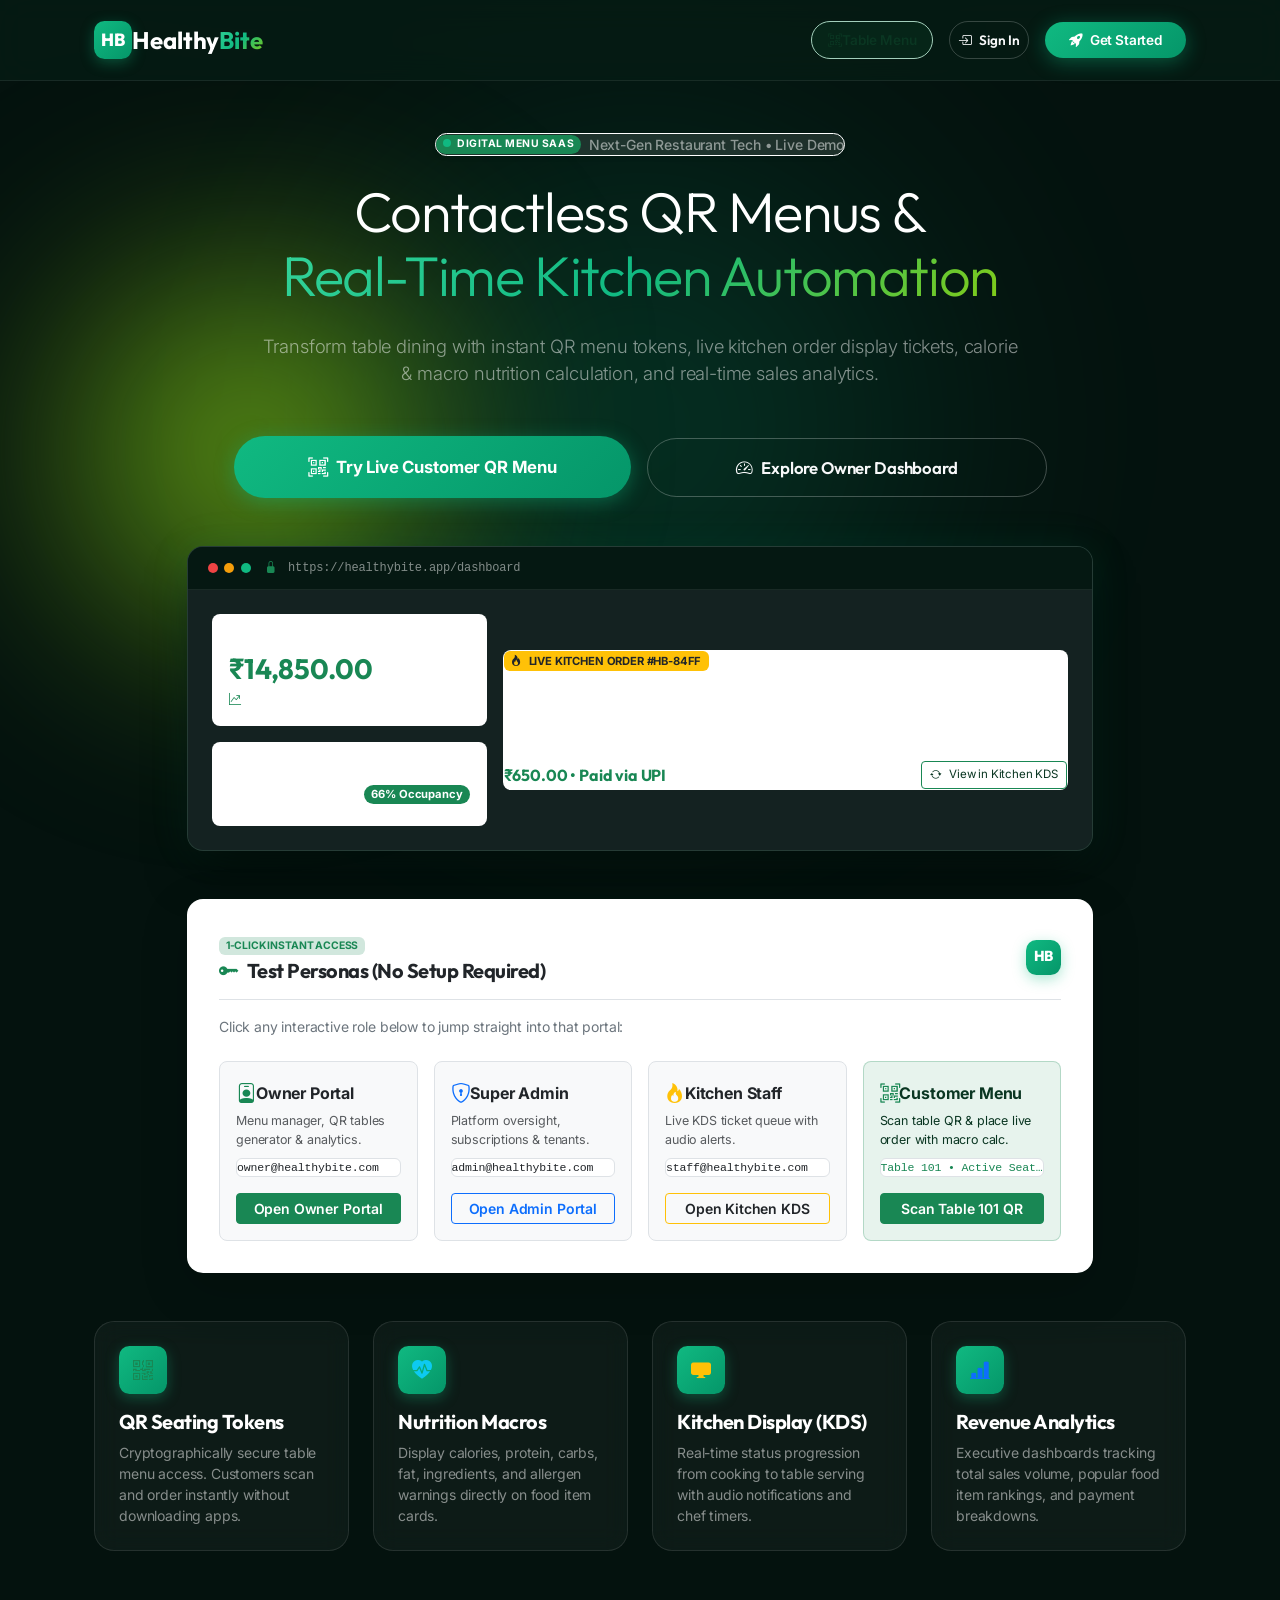
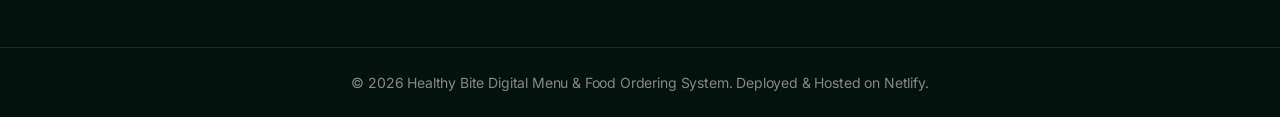
<file: index.html>
<!doctype html>
<html lang="en">
<head>
    <meta charset="utf-8">
    <meta name="viewport" content="width=device-width, initial-scale=1">
    <title>Healthy Bite — Contactless QR Menus & Real-Time Kitchen Automation</title>
    <meta name="description" content="Next-gen digital restaurant QR menus, calorie and macro nutrition calculation, real-time kitchen order display tickets, and live sales analytics.">
    
    <!-- Google Fonts -->
    <link rel="preconnect" href="https://fonts.googleapis.com">
    <link rel="preconnect" href="https://fonts.gstatic.com" crossorigin>
    <link href="https://fonts.googleapis.com/css2?family=Inter:wght@300;400;500;600;700;800&family=Outfit:wght@400;500;600;700;800;900&display=swap" rel="stylesheet">
    
    <!-- Bootstrap & Icons -->
    <link href="https://cdn.jsdelivr.net/npm/bootstrap@5.3.3/dist/css/bootstrap.min.css" rel="stylesheet">
    <link href="https://cdn.jsdelivr.net/npm/bootstrap-icons@1.11.3/font/bootstrap-icons.min.css" rel="stylesheet">
    <link href="assets/css/app.css" rel="stylesheet">

    <style>
        :root {
            --hb-primary: #10b981;
            --hb-primary-hover: #059669;
            --hb-dark: #04120e;
            --hb-font-sans: 'Inter', system-ui, sans-serif;
            --hb-font-display: 'Outfit', var(--hb-font-sans);
        }
        body {
            background: #04120e !important;
            color: #f8fafc;
            font-family: var(--hb-font-sans);
            overflow-x: hidden;
        }
        .font-display {
            font-family: var(--hb-font-display);
        }
        .brand-mark {
            display: inline-flex;
            align-items: center;
            justify-content: center;
            width: 2.4rem;
            height: 2.4rem;
            border-radius: 0.65rem;
            background: linear-gradient(135deg, #10b981, #059669);
            color: #fff;
            font-weight: 800;
            font-family: var(--hb-font-display);
            box-shadow: 0 4px 14px rgba(16, 185, 129, 0.35);
        }
        .gradient-text-emerald {
            background: linear-gradient(135deg, #34d399 0%, #10b981 50%, #84cc16 100%);
            -webkit-background-clip: text;
            -webkit-text-fill-color: transparent;
        }
        .glass-navbar {
            background: rgba(4, 18, 14, 0.85);
            backdrop-filter: blur(16px);
            border-bottom: 1px solid rgba(255, 255, 255, 0.08);
        }
        .glowing-btn-emerald {
            background: linear-gradient(135deg, #10b981, #059669);
            color: #ffffff !important;
            border: none;
            box-shadow: 0 4px 16px rgba(16, 185, 129, 0.35);
            transition: all 0.25s ease;
        }
        .glowing-btn-emerald:hover {
            transform: translateY(-2px);
            box-shadow: 0 8px 24px rgba(16, 185, 129, 0.5);
        }
        .mockup-window {
            background: #08211a;
            border: 1px solid rgba(255, 255, 255, 0.12);
            border-radius: 1rem;
            box-shadow: 0 25px 50px -12px rgba(0, 0, 0, 0.6), 0 0 40px rgba(16, 185, 129, 0.1);
            overflow: hidden;
        }
        .mockup-header {
            background: #051812;
            padding: 0.75rem 1.25rem;
            display: flex;
            align-items: center;
            gap: 0.4rem;
            border-bottom: 1px solid rgba(255, 255, 255, 0.08);
        }
        .mockup-dot {
            width: 10px;
            height: 10px;
            border-radius: 50%;
        }
        .mockup-dot-red { background: #ef4444; }
        .mockup-dot-yellow { background: #f59e0b; }
        .mockup-dot-green { background: #10b981; }
        
        .glass-card-dark {
            background: rgba(8, 33, 26, 0.7);
            backdrop-filter: blur(12px);
            border: 1px solid rgba(255, 255, 255, 0.08);
            border-radius: 1rem;
            transition: transform 0.25s ease, border-color 0.25s ease;
        }
        .glass-card-dark:hover {
            transform: translateY(-4px);
            border-color: rgba(16, 185, 129, 0.4);
        }
        .badge-pulse {
            display: inline-block;
            width: 8px;
            height: 8px;
            border-radius: 50%;
            background: #10b981;
            box-shadow: 0 0 0 0 rgba(16, 185, 129, 0.7);
            animation: pulse-ring 1.8s infinite cubic-bezier(0.66, 0, 0, 1);
        }
        @keyframes pulse-ring {
            0% { transform: scale(0.95); box-shadow: 0 0 0 0 rgba(16, 185, 129, 0.7); }
            70% { transform: scale(1); box-shadow: 0 0 0 8px rgba(16, 185, 129, 0); }
            100% { transform: scale(0.95); box-shadow: 0 0 0 0 rgba(16, 185, 129, 0); }
        }
    </style>
</head>
<body>

    <!-- Ambient Glowing Light Orbs -->
    <div class="position-absolute top-0 start-50 translate-middle-x rounded-circle opacity-25 pointer-events-none" style="width: 850px; height: 850px; background: radial-gradient(circle, #10b981 0%, transparent 65%); filter: blur(120px); z-index: 0;"></div>
    <div class="position-absolute top-50 start-0 translate-middle-y rounded-circle opacity-15 pointer-events-none" style="width: 500px; height: 500px; background: radial-gradient(circle, #84cc16 0%, transparent 70%); filter: blur(100px); z-index: 0;"></div>

    <!-- Navigation Header -->
    <header class="navbar navbar-expand-md navbar-dark py-3 glass-navbar sticky-top position-relative z-3">
        <div class="container px-3 px-sm-4">
            <a class="navbar-brand d-flex align-items-center gap-2.5 fw-bold text-white text-decoration-none font-display fs-4 me-auto" href="index.html">
                <span class="brand-mark">HB</span>
                <span>Healthy<span class="gradient-text-emerald">Bite</span></span>
            </a>

            <div class="d-flex align-items-center gap-2 gap-sm-3 ms-auto">
                <a href="menu.html" class="btn btn-outline-success text-success-emphasis border-success-subtle bg-success bg-opacity-10 btn-sm px-3 py-2 fw-semibold rounded-pill d-none d-sm-inline-flex align-items-center gap-1.5" style="font-size: 0.85rem;">
                    <i class="bi bi-qr-code-scan"></i> Table Menu
                </a>
                <a href="login.html" class="btn btn-outline-light btn-sm px-3.5 py-2 fw-semibold rounded-pill" style="font-size: 0.85rem; border-color: rgba(255,255,255,0.2);">
                    <i class="bi bi-box-arrow-in-right me-1"></i> Sign In
                </a>
                <a href="register.html" class="btn glowing-btn-emerald btn-sm px-4 py-2 fw-semibold rounded-pill shadow-sm" style="font-size: 0.85rem;">
                    <i class="bi bi-rocket-takeoff-fill me-1"></i> Get Started
                </a>
            </div>
        </div>
    </header>

    <!-- Main Hero Section -->
    <main class="container py-4 py-lg-5 position-relative z-2 px-3 px-sm-4">
        
        <!-- Hero Header -->
        <div class="row justify-content-center text-center mb-5">
            <div class="col-lg-10 col-xl-9">
                <div class="d-inline-flex align-items-center gap-2 px-3.5 py-1.5 rounded-pill bg-white bg-opacity-10 border border-white border-opacity-15 mb-4 shadow-sm">
                    <span class="badge bg-success rounded-pill px-2.5 py-1 text-uppercase" style="font-size: 0.65rem; letter-spacing: 0.05em;"><span class="badge-pulse me-1"></span> Digital Menu SaaS</span>
                    <span class="text-white-50 small fw-medium">Next-Gen Restaurant Tech &bull; Live Demo</span>
                </div>
                
                <h1 class="display-4 fw-extrabold text-white font-display mb-4" style="line-height: 1.15;">
                    Contactless QR Menus &amp; <br class="d-none d-md-inline"><span class="gradient-text-emerald">Real-Time Kitchen Automation</span>
                </h1>
                
                <p class="lead text-white-50 mb-4 mb-lg-5 mx-auto" style="max-width: 760px; font-size: 1.15rem;">
                    Transform table dining with instant QR menu tokens, live kitchen order display tickets, calorie &amp; macro nutrition calculation, and real-time sales analytics.
                </p>

                <div class="d-flex flex-column flex-sm-row align-items-center justify-content-center gap-3">
                    <a href="menu.html?table=101" class="btn glowing-btn-emerald btn-lg px-4.5 py-3 fw-bold rounded-pill shadow-lg d-inline-flex align-items-center justify-content-center gap-2 w-100 w-sm-auto" style="font-size: 1.05rem;">
                        <i class="bi bi-qr-code-scan fs-5"></i> Try Live Customer QR Menu
                    </a>
                    <a href="dashboard.html" class="btn btn-outline-light btn-lg px-4.5 py-3 fw-semibold rounded-pill d-inline-flex align-items-center justify-content-center gap-2 w-100 w-sm-auto" style="font-size: 1.05rem; border-color: rgba(255,255,255,0.25);">
                        <i class="bi bi-speedometer2"></i> Explore Owner Dashboard
                    </a>
                </div>
            </div>
        </div>

        <!-- Interactive Live Browser Mockup Preview -->
        <div class="row justify-content-center mb-5">
            <div class="col-lg-11 col-xl-10">
                <div class="mockup-window">
                    <div class="mockup-header">
                        <div class="mockup-dot mockup-dot-red"></div>
                        <div class="mockup-dot mockup-dot-yellow"></div>
                        <div class="mockup-dot mockup-dot-green"></div>
                        <div class="ms-2 text-white-50 small font-monospace d-none d-sm-inline" style="font-size: 0.75rem;"><i class="bi bi-lock-fill me-1 text-success"></i> https://healthybite.app/dashboard</div>
                    </div>
                    <div class="p-3 p-md-4 text-start bg-dark bg-opacity-50">
                        <div class="row g-3 align-items-center">
                            <!-- Left: Live Stats -->
                            <div class="col-md-4">
                                <div class="p-3 rounded-3 bg-white bg-opacity-5 border border-white border-opacity-10 mb-3">
                                    <div class="text-uppercase text-white-50 small fw-bold mb-1" style="font-size: 0.7rem;">Today's Live Revenue</div>
                                    <div class="h3 fw-bold text-success mb-0 font-display">&#8377;14,850.00</div>
                                    <small class="text-white-50" style="font-size: 0.75rem;"><i class="bi bi-graph-up-arrow me-1 text-success"></i>+24.2% from yesterday</small>
                                </div>
                                <div class="p-3 rounded-3 bg-white bg-opacity-5 border border-white border-opacity-10">
                                    <div class="text-uppercase text-white-50 small fw-bold mb-1" style="font-size: 0.7rem;">Active Seating Tables</div>
                                    <div class="d-flex align-items-center justify-content-between">
                                        <div class="h4 fw-bold text-white mb-0 font-display">8 / 12 Active</div>
                                        <span class="badge bg-success rounded-pill px-2.5 py-1" style="font-size: 0.7rem;">66% Occupancy</span>
                                    </div>
                                </div>
                            </div>
                            
                            <!-- Right: Live Kitchen Order Ticket Preview -->
                            <div class="col-md-8">
                                <div class="p-3.5 rounded-3 bg-white bg-opacity-5 border border-white border-opacity-10">
                                    <div class="d-flex justify-content-between align-items-center mb-2">
                                        <span class="badge bg-warning text-dark fw-bold text-uppercase px-2.5 py-1" style="font-size: 0.7rem;"><i class="bi bi-fire me-1"></i> Live Kitchen Order #HB-84FF</span>
                                        <span class="text-white-50 small" style="font-size: 0.75rem;"><i class="bi bi-clock me-1"></i> Just now</span>
                                    </div>
                                    <h2 class="h6 text-white fw-bold mb-1">Table 101 &bull; Customer: Alice Smith</h2>
                                    <p class="text-white-50 small mb-2">• 1x Avocado Kale Salad (Extra Avocado) <br>• 1x Berry Protein Blast Smoothie</p>
                                    <div class="d-flex align-items-center justify-content-between border-top border-white border-opacity-10 pt-2">
                                        <span class="text-success fw-bold font-display fs-6">&#8377;650.00 &bull; Paid via UPI</span>
                                        <a href="dashboard.html?tab=orders" class="btn btn-sm btn-outline-success text-success-emphasis border-success py-0.5 px-2" style="font-size: 0.72rem;">
                                            <i class="bi bi-arrow-repeat me-1"></i> View in Kitchen KDS
                                        </a>
                                    </div>
                                </div>
                            </div>
                        </div>
                    </div>
                </div>
            </div>
        </div>

        <!-- Demo Accounts Quick Access Cards -->
        <div class="row justify-content-center mb-5">
            <div class="col-lg-11 col-xl-10">
                <div class="card bg-white text-dark rounded-4 shadow-lg border-0 p-2">
                    <div class="card-body p-3 p-md-4">
                        <div class="d-flex align-items-center justify-content-between mb-3 border-bottom pb-3">
                            <div>
                                <span class="badge bg-success-subtle text-success fw-bold text-uppercase px-2.5 py-1" style="font-size: 0.65rem;">1-Click Instant Access</span>
                                <h2 class="h5 mb-0 fw-bold font-display text-dark mt-1"><i class="bi bi-key-fill text-success me-2"></i>Test Personas (No Setup Required)</h2>
                            </div>
                            <span class="brand-mark bg-success text-white" style="width: 2.2rem; height: 2.2rem; font-size: 0.9rem;">HB</span>
                        </div>

                        <p class="text-secondary small mb-4">Click any interactive role below to jump straight into that portal:</p>

                        <!-- Demo Personas Grid -->
                        <div class="row g-3">
                            <!-- 1. Restaurant Owner -->
                            <div class="col-md-6 col-xl-3">
                                <div class="p-3 rounded-3 border bg-light h-100 d-flex flex-column justify-content-between hover-shadow">
                                    <div>
                                        <div class="fw-bold text-dark d-flex align-items-center gap-1.5 mb-1">
                                            <i class="bi bi-person-badge text-success fs-5"></i> Owner Portal
                                        </div>
                                        <p class="text-muted small mb-2" style="font-size: 0.78rem;">Menu manager, QR tables generator &amp; analytics.</p>
                                        <div class="font-monospace text-dark small bg-white p-1.5 rounded border text-truncate" style="font-size: 0.72rem;">owner@healthybite.com</div>
                                    </div>
                                    <a href="dashboard.html" class="btn btn-sm btn-success w-100 fw-semibold mt-3">Open Owner Portal</a>
                                </div>
                            </div>

                            <!-- 2. Super Admin -->
                            <div class="col-md-6 col-xl-3">
                                <div class="p-3 rounded-3 border bg-light h-100 d-flex flex-column justify-content-between hover-shadow">
                                    <div>
                                        <div class="fw-bold text-dark d-flex align-items-center gap-1.5 mb-1">
                                            <i class="bi bi-shield-lock text-primary fs-5"></i> Super Admin
                                        </div>
                                        <p class="text-muted small mb-2" style="font-size: 0.78rem;">Platform oversight, subscriptions &amp; tenants.</p>
                                        <div class="font-monospace text-dark small bg-white p-1.5 rounded border text-truncate" style="font-size: 0.72rem;">admin@healthybite.com</div>
                                    </div>
                                    <a href="admin.html" class="btn btn-sm btn-outline-primary w-100 fw-semibold mt-3">Open Admin Portal</a>
                                </div>
                            </div>

                            <!-- 3. Kitchen Staff Cook -->
                            <div class="col-md-6 col-xl-3">
                                <div class="p-3 rounded-3 border bg-light h-100 d-flex flex-column justify-content-between hover-shadow">
                                    <div>
                                        <div class="fw-bold text-dark d-flex align-items-center gap-1.5 mb-1">
                                            <i class="bi bi-fire text-warning fs-5"></i> Kitchen Staff
                                        </div>
                                        <p class="text-muted small mb-2" style="font-size: 0.78rem;">Live KDS ticket queue with audio alerts.</p>
                                        <div class="font-monospace text-dark small bg-white p-1.5 rounded border text-truncate" style="font-size: 0.72rem;">staff@healthybite.com</div>
                                    </div>
                                    <a href="dashboard.html?tab=orders" class="btn btn-sm btn-outline-warning text-dark w-100 fw-semibold mt-3">Open Kitchen KDS</a>
                                </div>
                            </div>

                            <!-- 4. Customer QR Menu -->
                            <div class="col-md-6 col-xl-3">
                                <div class="p-3 rounded-3 border bg-success bg-opacity-10 border-success border-opacity-25 h-100 d-flex flex-column justify-content-between">
                                    <div>
                                        <div class="fw-bold text-success-emphasis d-flex align-items-center gap-1.5 mb-1">
                                            <i class="bi bi-qr-code-scan text-success fs-5"></i> Customer Menu
                                        </div>
                                        <p class="text-success-emphasis small mb-2" style="font-size: 0.78rem;">Scan table QR &amp; place live order with macro calc.</p>
                                        <div class="font-monospace text-success small bg-white p-1.5 rounded border text-truncate" style="font-size: 0.72rem;">Table 101 &bull; Active Seating</div>
                                    </div>
                                    <a href="menu.html?table=101" class="btn btn-sm btn-success w-100 fw-semibold mt-3">Scan Table 101 QR</a>
                                </div>
                            </div>
                        </div>

                    </div>
                </div>
            </div>
        </div>

        <!-- 4-Column Feature Highlights Grid -->
        <div class="row g-4 mb-5">
            <div class="col-md-6 col-lg-3">
                <div class="glass-card-dark p-4 h-100 text-start">
                    <div class="brand-mark bg-success bg-opacity-25 text-success mb-3" style="width: 3rem; height: 3rem; font-size: 1.25rem;">
                        <i class="bi bi-qr-code"></i>
                    </div>
                    <h2 class="h5 text-white fw-bold mb-2">QR Seating Tokens</h2>
                    <p class="text-white-50 small mb-0">Cryptographically secure table menu access. Customers scan and order instantly without downloading apps.</p>
                </div>
            </div>

            <div class="col-md-6 col-lg-3">
                <div class="glass-card-dark p-4 h-100 text-start">
                    <div class="brand-mark bg-info bg-opacity-25 text-info mb-3" style="width: 3rem; height: 3rem; font-size: 1.25rem;">
                        <i class="bi bi-heart-pulse-fill"></i>
                    </div>
                    <h2 class="h5 text-white fw-bold mb-2">Nutrition Macros</h2>
                    <p class="text-white-50 small mb-0">Display calories, protein, carbs, fat, ingredients, and allergen warnings directly on food item cards.</p>
                </div>
            </div>

            <div class="col-md-6 col-lg-3">
                <div class="glass-card-dark p-4 h-100 text-start">
                    <div class="brand-mark bg-warning bg-opacity-25 text-warning mb-3" style="width: 3rem; height: 3rem; font-size: 1.25rem;">
                        <i class="bi bi-display-fill"></i>
                    </div>
                    <h2 class="h5 text-white fw-bold mb-2">Kitchen Display (KDS)</h2>
                    <p class="text-white-50 small mb-0">Real-time status progression from cooking to table serving with audio notifications and chef timers.</p>
                </div>
            </div>

            <div class="col-md-6 col-lg-3">
                <div class="glass-card-dark p-4 h-100 text-start">
                    <div class="brand-mark bg-primary bg-opacity-25 text-primary mb-3" style="width: 3rem; height: 3rem; font-size: 1.25rem;">
                        <i class="bi bi-bar-chart-line-fill"></i>
                    </div>
                    <h2 class="h5 text-white fw-bold mb-2">Revenue Analytics</h2>
                    <p class="text-white-50 small mb-0">Executive dashboards tracking total sales volume, popular food item rankings, and payment breakdowns.</p>
                </div>
            </div>
        </div>

    </main>

    <!-- Footer -->
    <footer class="py-4 border-top border-white border-opacity-10 text-center text-white-50 small position-relative z-2">
        <div class="container px-3">
            <p class="mb-0">&copy; 2026 Healthy Bite Digital Menu &amp; Food Ordering System. Deployed &amp; Hosted on Netlify.</p>
        </div>
    </footer>

    <script src="https://cdn.jsdelivr.net/npm/bootstrap@5.3.3/dist/js/bootstrap.bundle.min.js"></script>
</body>
</html>
</file>
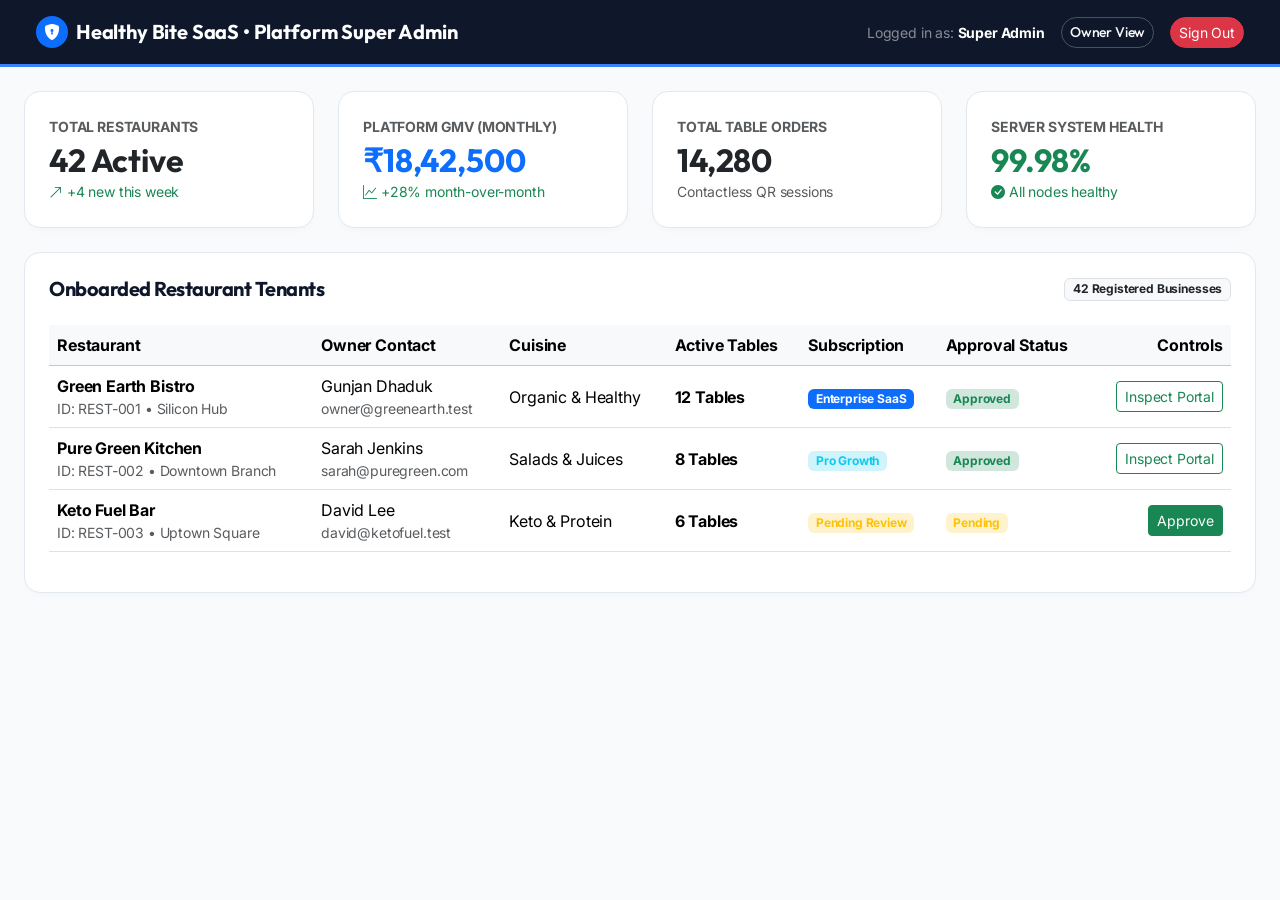
<file: admin.html>
<!doctype html>
<html lang="en">
<head>
    <meta charset="utf-8">
    <meta name="viewport" content="width=device-width, initial-scale=1">
    <title>Super Admin Portal — Healthy Bite SaaS</title>
    
    <!-- Google Fonts -->
    <link rel="preconnect" href="https://fonts.googleapis.com">
    <link rel="preconnect" href="https://fonts.gstatic.com" crossorigin>
    <link href="https://fonts.googleapis.com/css2?family=Inter:wght@300;400;500;600;700;800&family=Outfit:wght@400;500;600;700;800;900&display=swap" rel="stylesheet">
    
    <!-- Bootstrap & Icons -->
    <link href="https://cdn.jsdelivr.net/npm/bootstrap@5.3.3/dist/css/bootstrap.min.css" rel="stylesheet">
    <link href="https://cdn.jsdelivr.net/npm/bootstrap-icons@1.11.3/font/bootstrap-icons.min.css" rel="stylesheet">
    <link href="assets/css/app.css" rel="stylesheet">

    <style>
        body {
            background: #f8fafc;
            font-family: 'Inter', system-ui, sans-serif;
        }
        .font-display {
            font-family: 'Outfit', sans-serif;
        }
        .admin-header {
            background: #0f172a;
            color: #ffffff;
            border-bottom: 3px solid #3b82f6;
        }
        .dashboard-card {
            background: #ffffff;
            border-radius: 1rem;
            border: 1px solid #e2e8f0;
            box-shadow: 0 4px 6px -1px rgba(0, 0, 0, 0.02);
        }
    </style>
</head>
<body>

    <header class="admin-header py-3 px-4">
        <div class="container-fluid d-flex justify-content-between align-items-center">
            <div class="d-flex align-items-center gap-2">
                <span class="badge bg-primary rounded-pill p-2"><i class="bi bi-shield-lock-fill fs-6"></i></span>
                <span class="fs-5 fw-bold font-display text-white">Healthy Bite SaaS &bull; Platform Super Admin</span>
            </div>
            <div class="d-flex align-items-center gap-3">
                <span class="text-white-50 small">Logged in as: <strong class="text-white">Super Admin</strong></span>
                <a href="dashboard.html" class="btn btn-sm btn-outline-light rounded-pill">Owner View</a>
                <a href="index.html" class="btn btn-sm btn-danger rounded-pill">Sign Out</a>
            </div>
        </div>
    </header>

    <main class="container-fluid p-4">
        
        <!-- Platform Metrics -->
        <div class="row g-4 mb-4">
            <div class="col-md-3">
                <div class="dashboard-card p-4">
                    <div class="text-muted text-uppercase small fw-bold mb-1">Total Restaurants</div>
                    <div class="h2 fw-bold text-dark font-display mb-0">42 Active</div>
                    <small class="text-success"><i class="bi bi-arrow-up-right me-1"></i>+4 new this week</small>
                </div>
            </div>
            <div class="col-md-3">
                <div class="dashboard-card p-4">
                    <div class="text-muted text-uppercase small fw-bold mb-1">Platform GMV (Monthly)</div>
                    <div class="h2 fw-bold text-primary font-display mb-0">&#8377;18,42,500</div>
                    <small class="text-success"><i class="bi bi-graph-up me-1"></i>+28% month-over-month</small>
                </div>
            </div>
            <div class="col-md-3">
                <div class="dashboard-card p-4">
                    <div class="text-muted text-uppercase small fw-bold mb-1">Total Table Orders</div>
                    <div class="h2 fw-bold text-dark font-display mb-0">14,280</div>
                    <small class="text-muted">Contactless QR sessions</small>
                </div>
            </div>
            <div class="col-md-3">
                <div class="dashboard-card p-4">
                    <div class="text-muted text-uppercase small fw-bold mb-1">Server System Health</div>
                    <div class="h2 fw-bold text-success font-display mb-0">99.98%</div>
                    <small class="text-success"><i class="bi bi-check-circle-fill me-1"></i>All nodes healthy</small>
                </div>
            </div>
        </div>

        <!-- Tenant Directory -->
        <div class="dashboard-card p-4">
            <div class="d-flex justify-content-between align-items-center mb-4">
                <h2 class="h5 fw-bold font-display mb-0">Onboarded Restaurant Tenants</h2>
                <span class="badge bg-light text-dark border">42 Registered Businesses</span>
            </div>

            <div class="table-responsive">
                <table class="table table-hover align-middle">
                    <thead class="table-light">
                        <tr>
                            <th>Restaurant</th>
                            <th>Owner Contact</th>
                            <th>Cuisine</th>
                            <th>Active Tables</th>
                            <th>Subscription</th>
                            <th>Approval Status</th>
                            <th class="text-end">Controls</th>
                        </tr>
                    </thead>
                    <tbody id="tenantsTableBody">
                        <tr>
                            <td>
                                <strong>Green Earth Bistro</strong>
                                <div class="small text-muted">ID: REST-001 &bull; Silicon Hub</div>
                            </td>
                            <td>
                                <div>Gunjan Dhaduk</div>
                                <div class="small text-muted">owner@greenearth.test</div>
                            </td>
                            <td>Organic &amp; Healthy</td>
                            <td><strong>12 Tables</strong></td>
                            <td><span class="badge bg-primary">Enterprise SaaS</span></td>
                            <td><span class="badge bg-success-subtle text-success">Approved</span></td>
                            <td class="text-end">
                                <a href="dashboard.html" class="btn btn-sm btn-outline-success">Inspect Portal</a>
                            </td>
                        </tr>
                        <tr>
                            <td>
                                <strong>Pure Green Kitchen</strong>
                                <div class="small text-muted">ID: REST-002 &bull; Downtown Branch</div>
                            </td>
                            <td>
                                <div>Sarah Jenkins</div>
                                <div class="small text-muted">sarah@puregreen.com</div>
                            </td>
                            <td>Salads &amp; Juices</td>
                            <td><strong>8 Tables</strong></td>
                            <td><span class="badge bg-info-subtle text-info">Pro Growth</span></td>
                            <td><span class="badge bg-success-subtle text-success">Approved</span></td>
                            <td class="text-end">
                                <a href="dashboard.html" class="btn btn-sm btn-outline-success">Inspect Portal</a>
                            </td>
                        </tr>
                        <tr>
                            <td>
                                <strong>Keto Fuel Bar</strong>
                                <div class="small text-muted">ID: REST-003 &bull; Uptown Square</div>
                            </td>
                            <td>
                                <div>David Lee</div>
                                <div class="small text-muted">david@ketofuel.test</div>
                            </td>
                            <td>Keto &amp; Protein</td>
                            <td><strong>6 Tables</strong></td>
                            <td><span class="badge bg-warning-subtle text-warning">Pending Review</span></td>
                            <td><span class="badge bg-warning-subtle text-warning">Pending</span></td>
                            <td class="text-end">
                                <button class="btn btn-sm btn-success" onclick="alert('Restaurant Approved!')">Approve</button>
                            </td>
                        </tr>
                    </tbody>
                </table>
            </div>
        </div>

    </main>

    <script src="https://cdn.jsdelivr.net/npm/bootstrap@5.3.3/dist/js/bootstrap.bundle.min.js"></script>
</body>
</html>
</file>
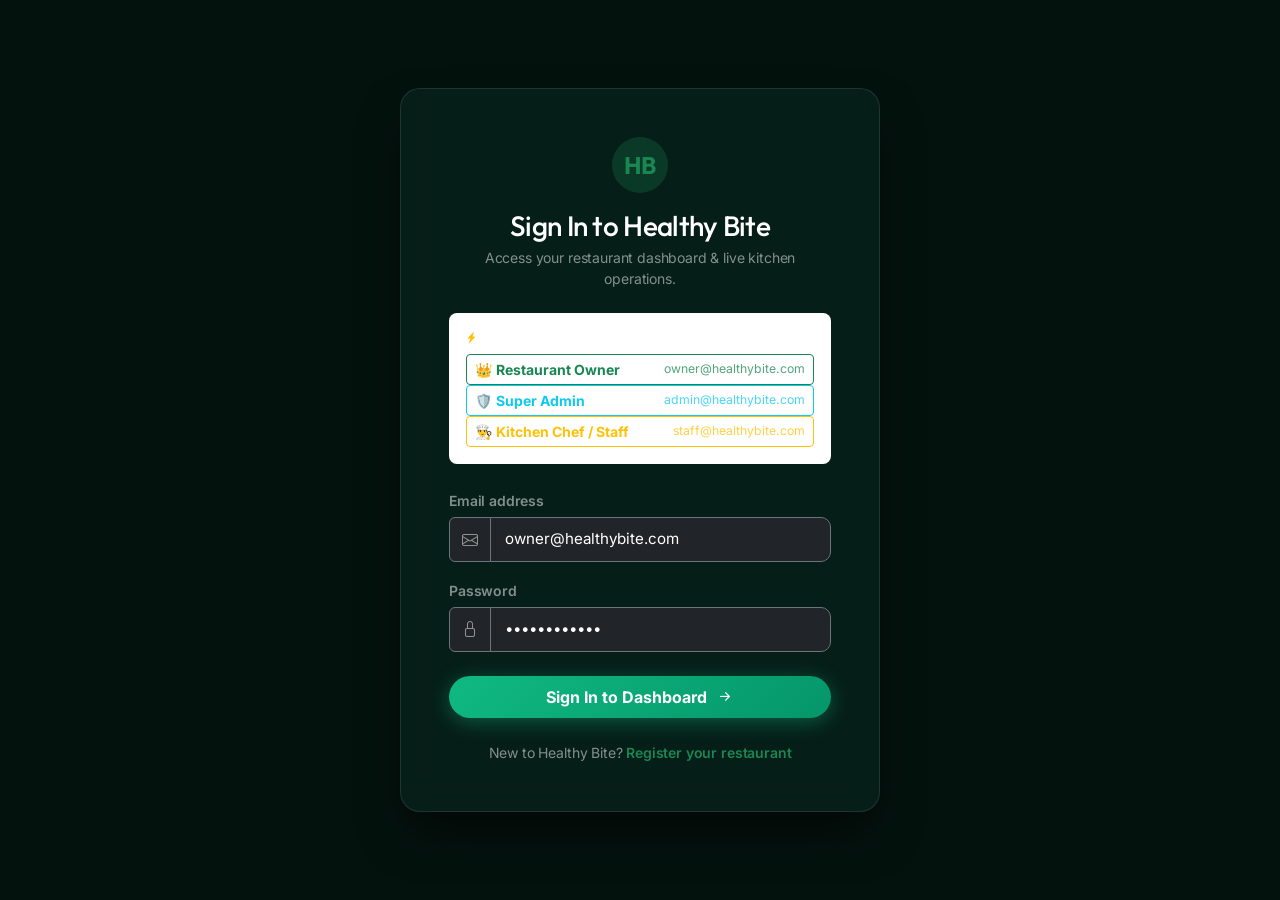
<file: login.html>
<!doctype html>
<html lang="en">
<head>
    <meta charset="utf-8">
    <meta name="viewport" content="width=device-width, initial-scale=1">
    <title>Sign In — Healthy Bite Restaurant Portal</title>
    
    <!-- Google Fonts -->
    <link rel="preconnect" href="https://fonts.googleapis.com">
    <link rel="preconnect" href="https://fonts.gstatic.com" crossorigin>
    <link href="https://fonts.googleapis.com/css2?family=Inter:wght@300;400;500;600;700;800&family=Outfit:wght@400;500;600;700;800;900&display=swap" rel="stylesheet">
    
    <!-- Bootstrap & Icons -->
    <link href="https://cdn.jsdelivr.net/npm/bootstrap@5.3.3/dist/css/bootstrap.min.css" rel="stylesheet">
    <link href="https://cdn.jsdelivr.net/npm/bootstrap-icons@1.11.3/font/bootstrap-icons.min.css" rel="stylesheet">
    <link href="assets/css/app.css" rel="stylesheet">

    <style>
        body {
            background: #04120e;
            min-height: 100vh;
            display: flex;
            align-items: center;
            justify-content: center;
            font-family: 'Inter', system-ui, sans-serif;
            color: #f8fafc;
        }
        .font-display {
            font-family: 'Outfit', sans-serif;
        }
        .auth-card {
            background: rgba(8, 33, 26, 0.85);
            backdrop-filter: blur(16px);
            border: 1px solid rgba(255, 255, 255, 0.1);
            border-radius: 1.25rem;
            box-shadow: 0 25px 50px -12px rgba(0, 0, 0, 0.7);
            max-width: 480px;
            width: 100%;
        }
        .glowing-btn-emerald {
            background: linear-gradient(135deg, #10b981, #059669);
            color: #ffffff;
            border: none;
            box-shadow: 0 4px 16px rgba(16, 185, 129, 0.35);
        }
        .glowing-btn-emerald:hover {
            box-shadow: 0 6px 20px rgba(16, 185, 129, 0.5);
            color: #ffffff;
        }
    </style>
</head>
<body class="p-3">

    <div class="auth-card p-4 p-md-5">
        <div class="text-center mb-4">
            <a href="index.html" class="d-inline-flex align-items-center justify-content-center bg-success bg-opacity-25 text-success rounded-circle mb-3 text-decoration-none" style="width: 3.5rem; height: 3.5rem;">
                <span class="fs-4 fw-bold font-display">HB</span>
            </a>
            <h1 class="h3 mb-1 text-white font-display">Sign In to Healthy Bite</h1>
            <p class="text-white-50 small mb-0">Access your restaurant dashboard &amp; live kitchen operations.</p>
        </div>

        <!-- 1-Click Quick Fill Demo Buttons -->
        <div class="p-3 bg-white bg-opacity-5 rounded-3 border border-white border-opacity-10 mb-4">
            <div class="text-white-50 small fw-bold text-uppercase mb-2" style="font-size: 0.68rem; letter-spacing: 0.05em;"><i class="bi bi-lightning-charge-fill text-warning me-1"></i> Quick 1-Click Demo Login:</div>
            <div class="d-grid gap-1.5">
                <button class="btn btn-sm btn-outline-success text-start d-flex justify-content-between align-items-center py-1.5 px-2.5" onclick="quickLogin('owner')">
                    <span>👑 <strong>Restaurant Owner</strong></span>
                    <span class="small opacity-75">owner@healthybite.com</span>
                </button>
                <button class="btn btn-sm btn-outline-info text-start d-flex justify-content-between align-items-center py-1.5 px-2.5" onclick="quickLogin('admin')">
                    <span>🛡️ <strong>Super Admin</strong></span>
                    <span class="small opacity-75">admin@healthybite.com</span>
                </button>
                <button class="btn btn-sm btn-outline-warning text-start d-flex justify-content-between align-items-center py-1.5 px-2.5" onclick="quickLogin('staff')">
                    <span>👨‍🍳 <strong>Kitchen Chef / Staff</strong></span>
                    <span class="small opacity-75">staff@healthybite.com</span>
                </button>
            </div>
        </div>

        <form id="loginForm" onsubmit="handleLoginSubmit(event)">
            <div class="mb-3">
                <label class="form-label text-white-50 small fw-semibold" for="email">Email address</label>
                <div class="input-group">
                    <span class="input-group-text bg-dark border-secondary text-white-50"><i class="bi bi-envelope"></i></span>
                    <input class="form-control bg-dark text-white border-secondary" id="email" type="email" required placeholder="owner@healthybite.com" value="owner@healthybite.com">
                </div>
            </div>
            <div class="mb-4">
                <label class="form-label text-white-50 small fw-semibold" for="password">Password</label>
                <div class="input-group">
                    <span class="input-group-text bg-dark border-secondary text-white-50"><i class="bi bi-lock"></i></span>
                    <input class="form-control bg-dark text-white border-secondary" id="password" type="password" required value="Password@123">
                </div>
            </div>
            <button class="btn glowing-btn-emerald w-100 py-2.5 fw-bold d-flex align-items-center justify-content-center gap-2 rounded-pill" type="submit">
                <span>Sign In to Dashboard</span> <i class="bi bi-arrow-right-short fs-5"></i>
            </button>
        </form>

        <div class="text-center mt-4">
            <p class="mb-0 text-white-50 small">New to Healthy Bite? <a class="text-success fw-semibold text-decoration-none" href="register.html">Register your restaurant</a></p>
        </div>
    </div>

    <script>
        function quickLogin(role) {
            if (role === 'owner') {
                window.location.href = 'dashboard.html';
            } else if (role === 'admin') {
                window.location.href = 'admin.html';
            } else if (role === 'staff') {
                window.location.href = 'dashboard.html?tab=orders';
            }
        }

        function handleLoginSubmit(e) {
            e.preventDefault();
            const email = document.getElementById('email').value.toLowerCase();
            if (email.includes('admin')) {
                window.location.href = 'admin.html';
            } else if (email.includes('staff')) {
                window.location.href = 'dashboard.html?tab=orders';
            } else {
                window.location.href = 'dashboard.html';
            }
        }
    </script>
</body>
</html>
</file>
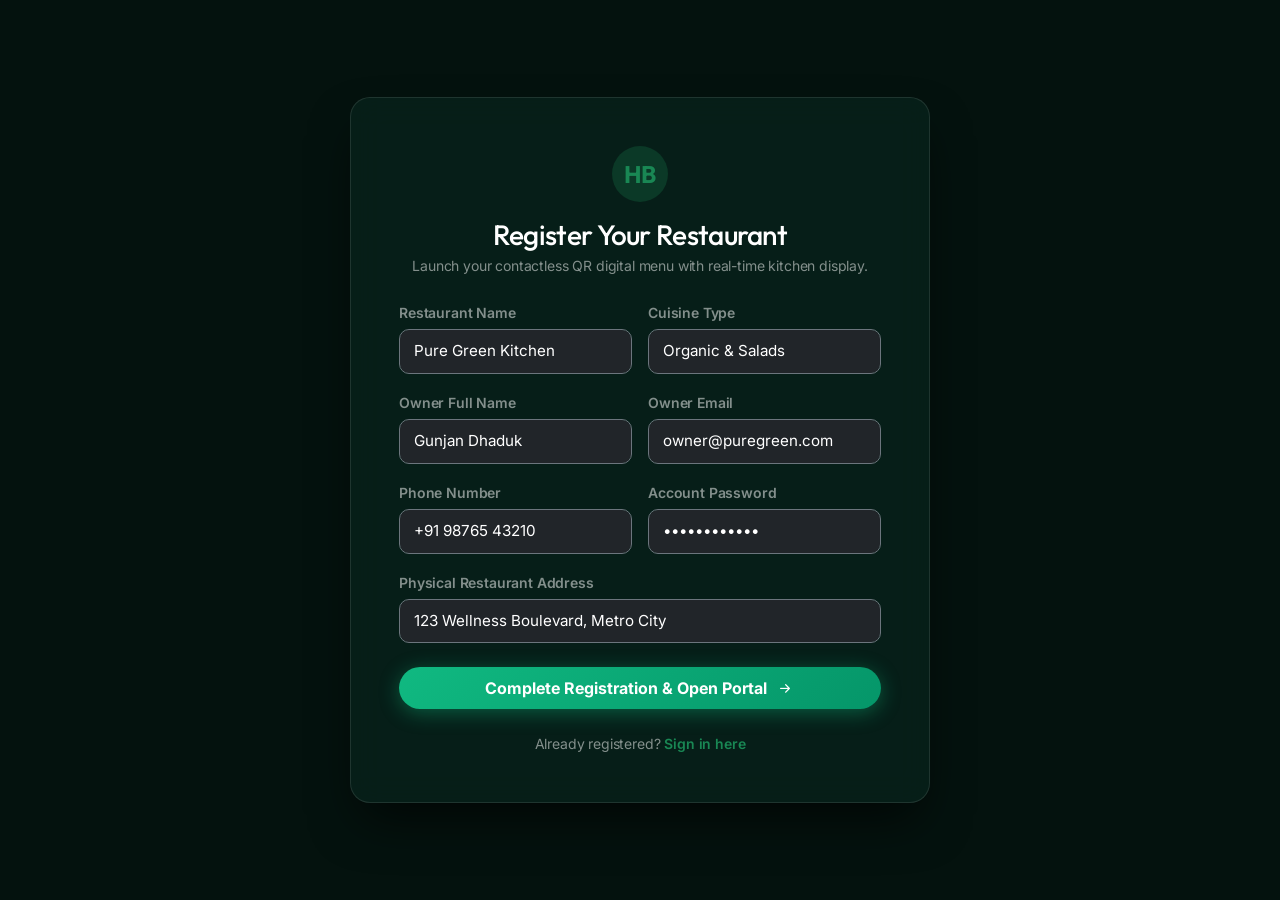
<file: register.html>
<!doctype html>
<html lang="en">
<head>
    <meta charset="utf-8">
    <meta name="viewport" content="width=device-width, initial-scale=1">
    <title>Register Restaurant — Healthy Bite SaaS</title>
    
    <!-- Google Fonts -->
    <link rel="preconnect" href="https://fonts.googleapis.com">
    <link rel="preconnect" href="https://fonts.gstatic.com" crossorigin>
    <link href="https://fonts.googleapis.com/css2?family=Inter:wght@300;400;500;600;700;800&family=Outfit:wght@400;500;600;700;800;900&display=swap" rel="stylesheet">
    
    <!-- Bootstrap & Icons -->
    <link href="https://cdn.jsdelivr.net/npm/bootstrap@5.3.3/dist/css/bootstrap.min.css" rel="stylesheet">
    <link href="https://cdn.jsdelivr.net/npm/bootstrap-icons@1.11.3/font/bootstrap-icons.min.css" rel="stylesheet">
    <link href="assets/css/app.css" rel="stylesheet">

    <style>
        body {
            background: #04120e;
            min-height: 100vh;
            display: flex;
            align-items: center;
            justify-content: center;
            font-family: 'Inter', system-ui, sans-serif;
            color: #f8fafc;
            padding: 2rem 1rem;
        }
        .font-display {
            font-family: 'Outfit', sans-serif;
        }
        .auth-card {
            background: rgba(8, 33, 26, 0.85);
            backdrop-filter: blur(16px);
            border: 1px solid rgba(255, 255, 255, 0.1);
            border-radius: 1.25rem;
            box-shadow: 0 25px 50px -12px rgba(0, 0, 0, 0.7);
            max-width: 580px;
            width: 100%;
        }
        .glowing-btn-emerald {
            background: linear-gradient(135deg, #10b981, #059669);
            color: #ffffff;
            border: none;
            box-shadow: 0 4px 16px rgba(16, 185, 129, 0.35);
        }
        .glowing-btn-emerald:hover {
            box-shadow: 0 6px 20px rgba(16, 185, 129, 0.5);
            color: #ffffff;
        }
    </style>
</head>
<body>

    <div class="auth-card p-4 p-md-5">
        <div class="text-center mb-4">
            <a href="index.html" class="d-inline-flex align-items-center justify-content-center bg-success bg-opacity-25 text-success rounded-circle mb-3 text-decoration-none" style="width: 3.5rem; height: 3.5rem;">
                <span class="fs-4 fw-bold font-display">HB</span>
            </a>
            <h1 class="h3 mb-1 text-white font-display">Register Your Restaurant</h1>
            <p class="text-white-50 small mb-0">Launch your contactless QR digital menu with real-time kitchen display.</p>
        </div>

        <form id="regForm" onsubmit="handleRegSubmit(event)">
            <div class="row g-3">
                <div class="col-md-6">
                    <label class="form-label text-white-50 small fw-semibold">Restaurant Name</label>
                    <input type="text" class="form-control bg-dark text-white border-secondary" required placeholder="e.g. Pure Green Kitchen" value="Pure Green Kitchen">
                </div>
                <div class="col-md-6">
                    <label class="form-label text-white-50 small fw-semibold">Cuisine Type</label>
                    <input type="text" class="form-control bg-dark text-white border-secondary" required placeholder="Organic &amp; Salads" value="Organic &amp; Salads">
                </div>
                <div class="col-md-6">
                    <label class="form-label text-white-50 small fw-semibold">Owner Full Name</label>
                    <input type="text" class="form-control bg-dark text-white border-secondary" required placeholder="Gunjan Dhaduk" value="Gunjan Dhaduk">
                </div>
                <div class="col-md-6">
                    <label class="form-label text-white-50 small fw-semibold">Owner Email</label>
                    <input type="email" class="form-control bg-dark text-white border-secondary" required placeholder="owner@restaurant.com" value="owner@puregreen.com">
                </div>
                <div class="col-md-6">
                    <label class="form-label text-white-50 small fw-semibold">Phone Number</label>
                    <input type="text" class="form-control bg-dark text-white border-secondary" required placeholder="+91 98765 43210" value="+91 98765 43210">
                </div>
                <div class="col-md-6">
                    <label class="form-label text-white-50 small fw-semibold">Account Password</label>
                    <input type="password" class="form-control bg-dark text-white border-secondary" required placeholder="••••••••" value="Password@123">
                </div>
                <div class="col-12">
                    <label class="form-label text-white-50 small fw-semibold">Physical Restaurant Address</label>
                    <input type="text" class="form-control bg-dark text-white border-secondary" required placeholder="123 Wellness Boulevard, Metro City" value="123 Wellness Boulevard, Metro City">
                </div>
            </div>

            <button class="btn glowing-btn-emerald w-100 py-2.5 fw-bold d-flex align-items-center justify-content-center gap-2 rounded-pill mt-4" type="submit">
                <span>Complete Registration &amp; Open Portal</span> <i class="bi bi-arrow-right-short fs-5"></i>
            </button>
        </form>

        <div class="text-center mt-4">
            <p class="mb-0 text-white-50 small">Already registered? <a class="text-success fw-semibold text-decoration-none" href="login.html">Sign in here</a></p>
        </div>
    </div>

    <script>
        function handleRegSubmit(e) {
            e.preventDefault();
            window.location.href = 'dashboard.html';
        }
    </script>
</body>
</html>
</file>
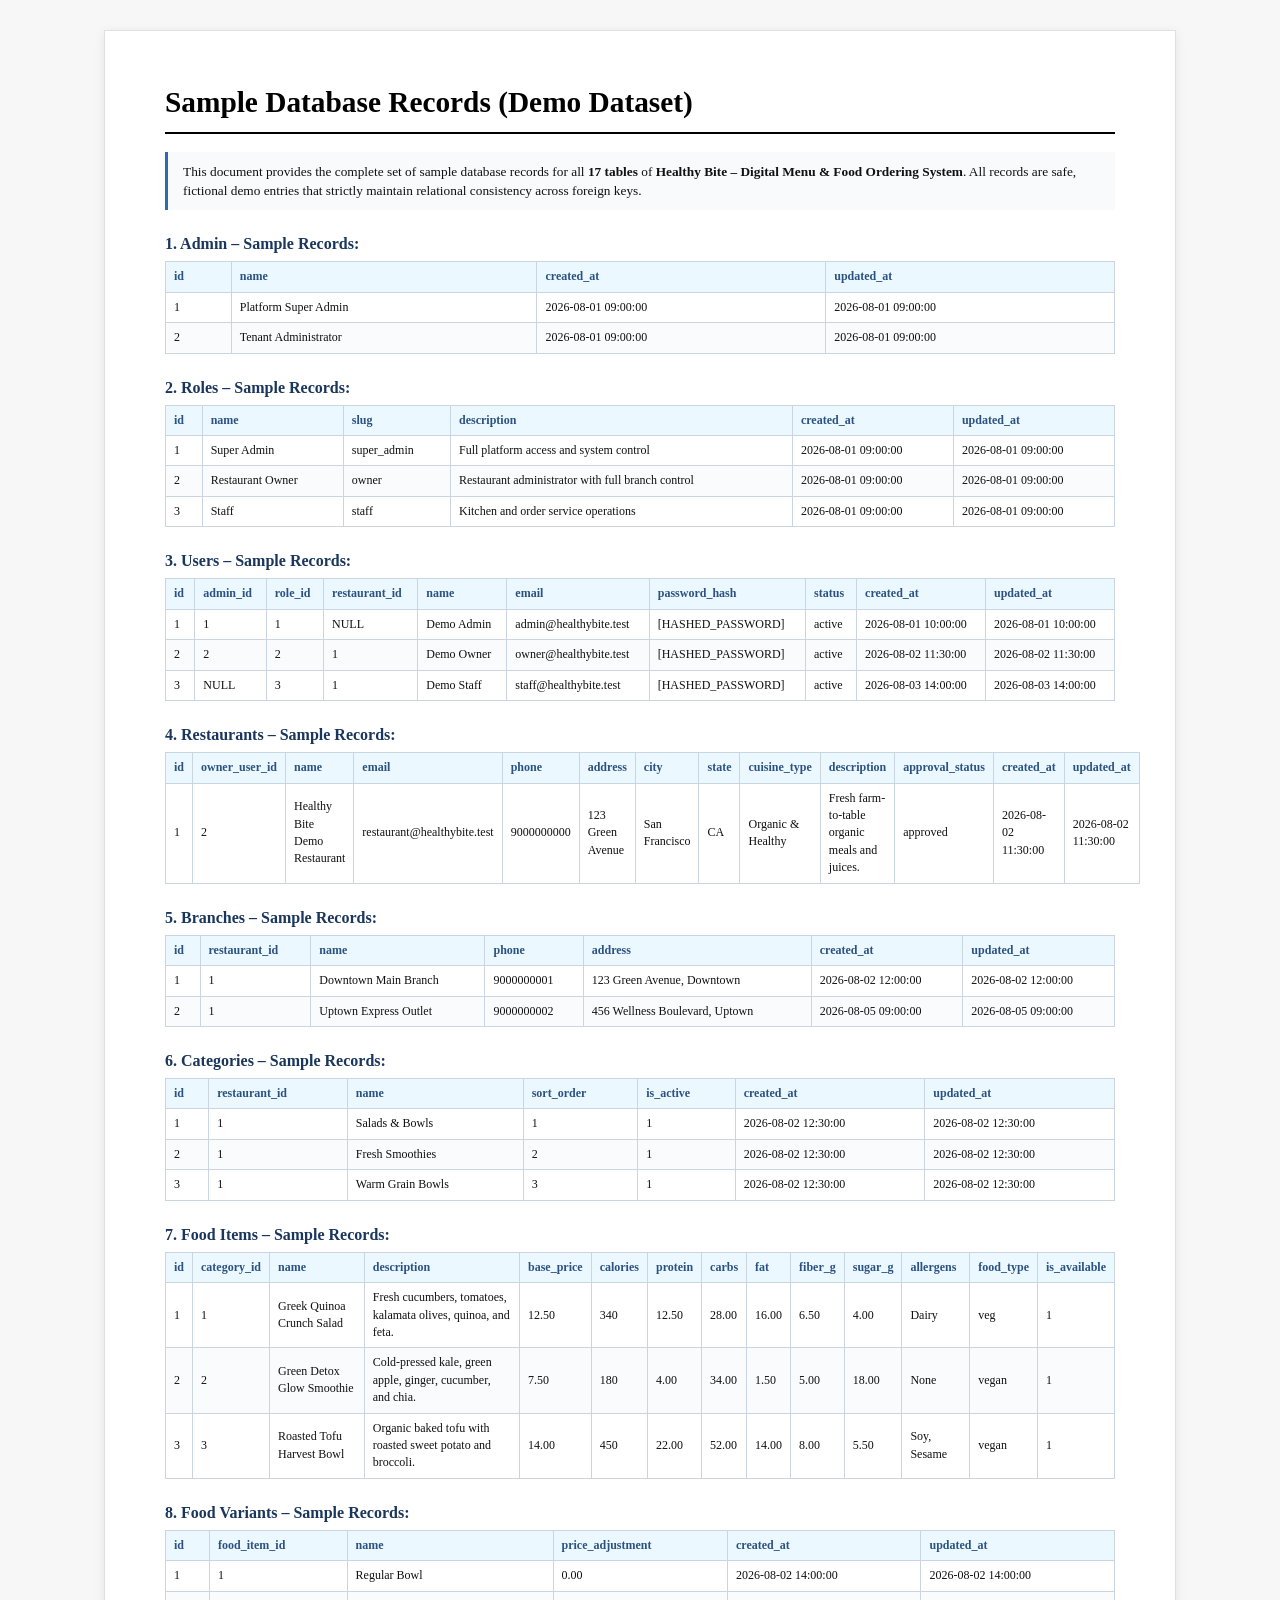
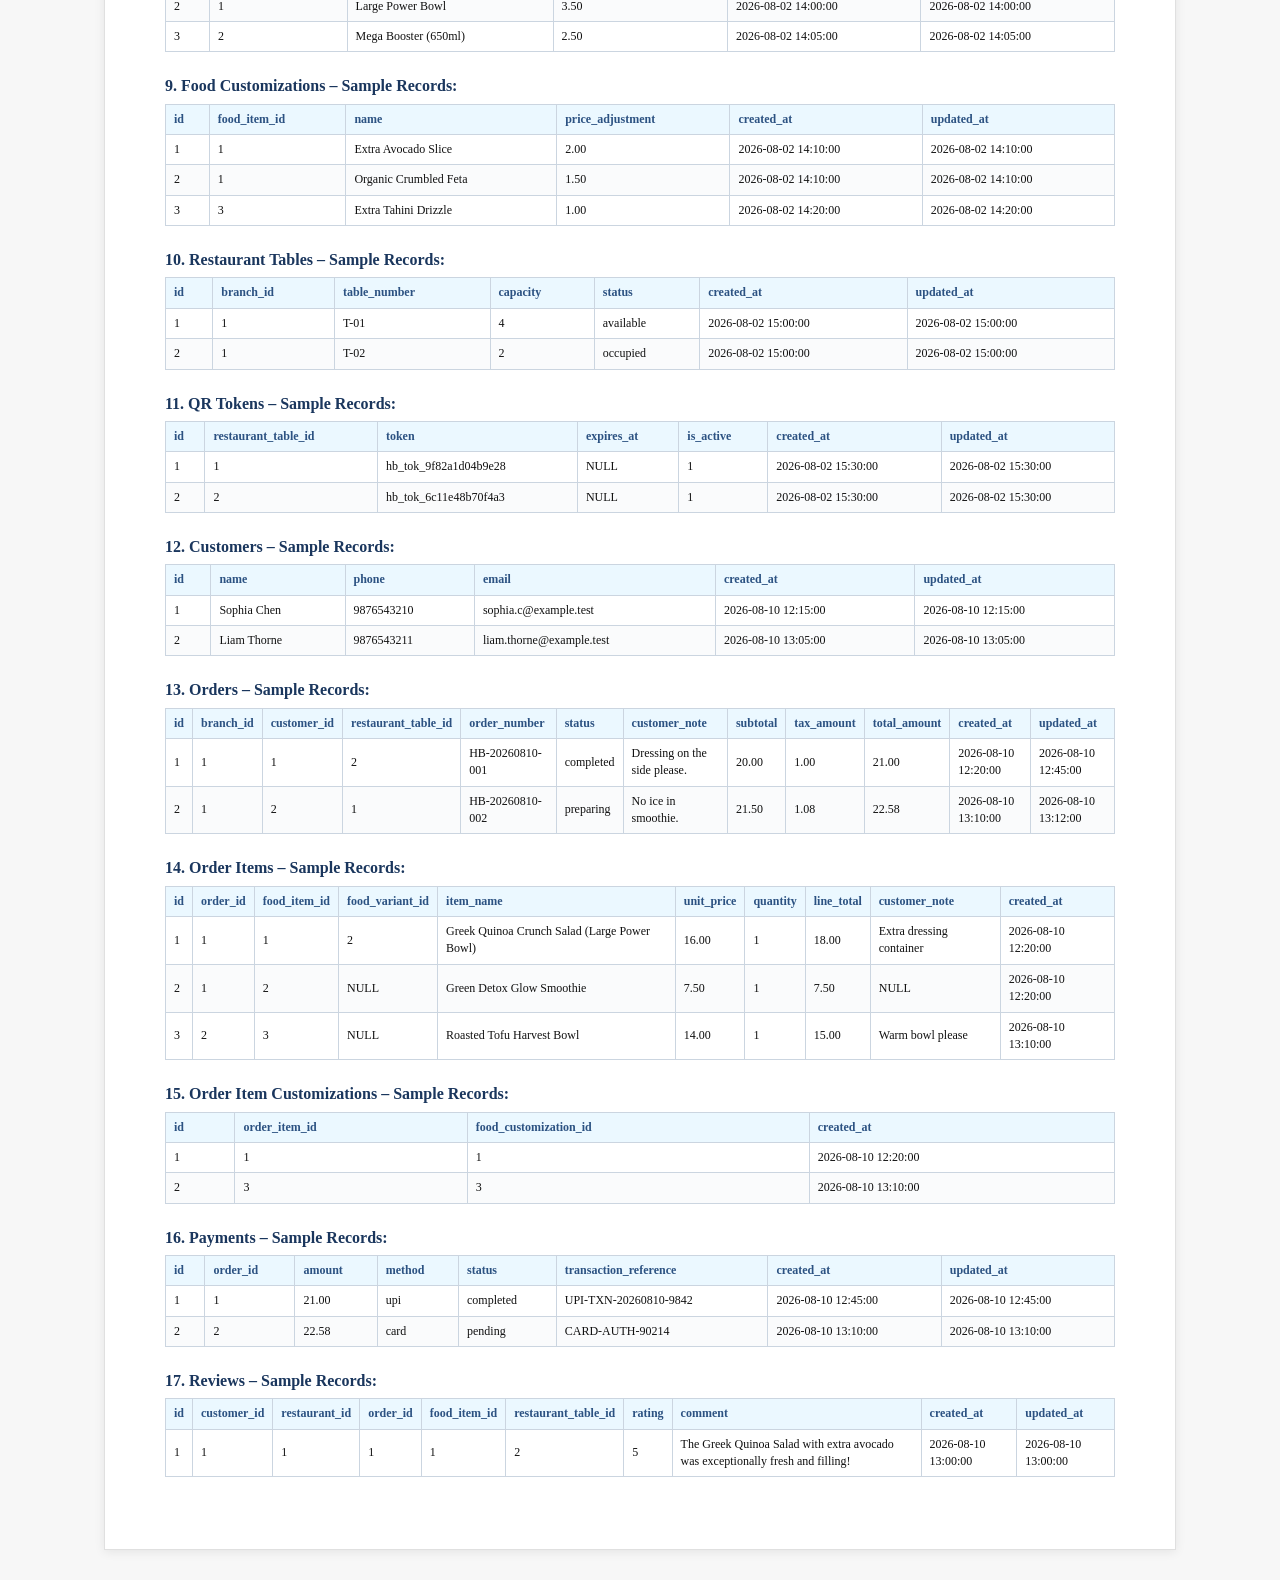
<file: documentation/Healthy_Bite_Sample_Records.html>
<!DOCTYPE html>
<html lang="en">
<head>
    <meta charset="UTF-8">
    <meta name="viewport" content="width=device-width, initial-scale=1.0">
    <title>Healthy Bite – Sample Database Records</title>
    <style>
        @page {
            size: A4;
            margin: 20mm;
        }
        body {
            font-family: 'Times New Roman', Times, serif;
            color: #111111;
            line-height: 1.45;
            background-color: #f7f7f7;
            margin: 0;
            padding: 30px 15px;
        }
        .paper-container {
            max-width: 950px;
            margin: 0 auto;
            background: #ffffff;
            padding: 50px 60px;
            box-shadow: 0 2px 10px rgba(0,0,0,0.08);
            border: 1px solid #e0e0e0;
        }
        h1 {
            font-size: 22pt;
            font-weight: bold;
            color: #000000;
            border-bottom: 2px solid #000000;
            padding-bottom: 8px;
            margin-top: 0;
            margin-bottom: 18px;
        }
        h3 {
            font-size: 12pt;
            font-weight: bold;
            color: #1a365d;
            margin-top: 22px;
            margin-bottom: 6px;
        }
        p {
            font-size: 10.5pt;
            text-align: justify;
            margin-bottom: 10px;
        }
        .intro-box {
            background-color: #f8fafc;
            border-left: 3px solid #2b6cb0;
            padding: 10px 15px;
            font-size: 10pt;
            margin-bottom: 20px;
        }
        table {
            width: 100%;
            border-collapse: collapse;
            margin-top: 6px;
            margin-bottom: 22px;
            font-size: 9pt;
        }
        th, td {
            border: 1px solid #cbd5e0;
            padding: 6px 8px;
            text-align: left;
        }
        th {
            background-color: #ebf8ff;
            font-weight: bold;
            color: #2c5282;
        }
        tr:nth-child(even) {
            background-color: #fafbfc;
        }
        .code-font {
            font-family: 'Consolas', 'Courier New', Courier, monospace;
            font-size: 8.5pt;
        }
        @media print {
            body {
                background-color: #ffffff;
                padding: 0;
            }
            .paper-container {
                box-shadow: none;
                border: none;
                padding: 0;
                max-width: 100%;
            }
        }
    </style>
</head>
<body>

<div class="paper-container">
    <h1>Sample Database Records (Demo Dataset)</h1>
    
    <div class="intro-box">
        This document provides the complete set of sample database records for all <strong>17 tables</strong> of <strong>Healthy Bite – Digital Menu &amp; Food Ordering System</strong>. All records are safe, fictional demo entries that strictly maintain relational consistency across foreign keys.
    </div>

    <!-- 1. Admin -->
    <h3>1. Admin – Sample Records:</h3>
    <table>
        <thead>
            <tr>
                <th>id</th>
                <th>name</th>
                <th>created_at</th>
                <th>updated_at</th>
            </tr>
        </thead>
        <tbody>
            <tr>
                <td>1</td>
                <td>Platform Super Admin</td>
                <td>2026-08-01 09:00:00</td>
                <td>2026-08-01 09:00:00</td>
            </tr>
            <tr>
                <td>2</td>
                <td>Tenant Administrator</td>
                <td>2026-08-01 09:00:00</td>
                <td>2026-08-01 09:00:00</td>
            </tr>
        </tbody>
    </table>

    <!-- 2. Roles -->
    <h3>2. Roles – Sample Records:</h3>
    <table>
        <thead>
            <tr>
                <th>id</th>
                <th>name</th>
                <th>slug</th>
                <th>description</th>
                <th>created_at</th>
                <th>updated_at</th>
            </tr>
        </thead>
        <tbody>
            <tr>
                <td>1</td>
                <td>Super Admin</td>
                <td>super_admin</td>
                <td>Full platform access and system control</td>
                <td>2026-08-01 09:00:00</td>
                <td>2026-08-01 09:00:00</td>
            </tr>
            <tr>
                <td>2</td>
                <td>Restaurant Owner</td>
                <td>owner</td>
                <td>Restaurant administrator with full branch control</td>
                <td>2026-08-01 09:00:00</td>
                <td>2026-08-01 09:00:00</td>
            </tr>
            <tr>
                <td>3</td>
                <td>Staff</td>
                <td>staff</td>
                <td>Kitchen and order service operations</td>
                <td>2026-08-01 09:00:00</td>
                <td>2026-08-01 09:00:00</td>
            </tr>
        </tbody>
    </table>

    <!-- 3. Users -->
    <h3>3. Users – Sample Records:</h3>
    <table>
        <thead>
            <tr>
                <th>id</th>
                <th>admin_id</th>
                <th>role_id</th>
                <th>restaurant_id</th>
                <th>name</th>
                <th>email</th>
                <th>password_hash</th>
                <th>status</th>
                <th>created_at</th>
                <th>updated_at</th>
            </tr>
        </thead>
        <tbody>
            <tr>
                <td>1</td>
                <td>1</td>
                <td>1</td>
                <td>NULL</td>
                <td>Demo Admin</td>
                <td>admin@healthybite.test</td>
                <td>[HASHED_PASSWORD]</td>
                <td>active</td>
                <td>2026-08-01 10:00:00</td>
                <td>2026-08-01 10:00:00</td>
            </tr>
            <tr>
                <td>2</td>
                <td>2</td>
                <td>2</td>
                <td>1</td>
                <td>Demo Owner</td>
                <td>owner@healthybite.test</td>
                <td>[HASHED_PASSWORD]</td>
                <td>active</td>
                <td>2026-08-02 11:30:00</td>
                <td>2026-08-02 11:30:00</td>
            </tr>
            <tr>
                <td>3</td>
                <td>NULL</td>
                <td>3</td>
                <td>1</td>
                <td>Demo Staff</td>
                <td>staff@healthybite.test</td>
                <td>[HASHED_PASSWORD]</td>
                <td>active</td>
                <td>2026-08-03 14:00:00</td>
                <td>2026-08-03 14:00:00</td>
            </tr>
        </tbody>
    </table>

    <!-- 4. Restaurants -->
    <h3>4. Restaurants – Sample Records:</h3>
    <table>
        <thead>
            <tr>
                <th>id</th>
                <th>owner_user_id</th>
                <th>name</th>
                <th>email</th>
                <th>phone</th>
                <th>address</th>
                <th>city</th>
                <th>state</th>
                <th>cuisine_type</th>
                <th>description</th>
                <th>approval_status</th>
                <th>created_at</th>
                <th>updated_at</th>
            </tr>
        </thead>
        <tbody>
            <tr>
                <td>1</td>
                <td>2</td>
                <td>Healthy Bite Demo Restaurant</td>
                <td>restaurant@healthybite.test</td>
                <td>9000000000</td>
                <td>123 Green Avenue</td>
                <td>San Francisco</td>
                <td>CA</td>
                <td>Organic &amp; Healthy</td>
                <td>Fresh farm-to-table organic meals and juices.</td>
                <td>approved</td>
                <td>2026-08-02 11:30:00</td>
                <td>2026-08-02 11:30:00</td>
            </tr>
        </tbody>
    </table>

    <!-- 5. Branches -->
    <h3>5. Branches – Sample Records:</h3>
    <table>
        <thead>
            <tr>
                <th>id</th>
                <th>restaurant_id</th>
                <th>name</th>
                <th>phone</th>
                <th>address</th>
                <th>created_at</th>
                <th>updated_at</th>
            </tr>
        </thead>
        <tbody>
            <tr>
                <td>1</td>
                <td>1</td>
                <td>Downtown Main Branch</td>
                <td>9000000001</td>
                <td>123 Green Avenue, Downtown</td>
                <td>2026-08-02 12:00:00</td>
                <td>2026-08-02 12:00:00</td>
            </tr>
            <tr>
                <td>2</td>
                <td>1</td>
                <td>Uptown Express Outlet</td>
                <td>9000000002</td>
                <td>456 Wellness Boulevard, Uptown</td>
                <td>2026-08-05 09:00:00</td>
                <td>2026-08-05 09:00:00</td>
            </tr>
        </tbody>
    </table>

    <!-- 6. Categories -->
    <h3>6. Categories – Sample Records:</h3>
    <table>
        <thead>
            <tr>
                <th>id</th>
                <th>restaurant_id</th>
                <th>name</th>
                <th>sort_order</th>
                <th>is_active</th>
                <th>created_at</th>
                <th>updated_at</th>
            </tr>
        </thead>
        <tbody>
            <tr>
                <td>1</td>
                <td>1</td>
                <td>Salads &amp; Bowls</td>
                <td>1</td>
                <td>1</td>
                <td>2026-08-02 12:30:00</td>
                <td>2026-08-02 12:30:00</td>
            </tr>
            <tr>
                <td>2</td>
                <td>1</td>
                <td>Fresh Smoothies</td>
                <td>2</td>
                <td>1</td>
                <td>2026-08-02 12:30:00</td>
                <td>2026-08-02 12:30:00</td>
            </tr>
            <tr>
                <td>3</td>
                <td>1</td>
                <td>Warm Grain Bowls</td>
                <td>3</td>
                <td>1</td>
                <td>2026-08-02 12:30:00</td>
                <td>2026-08-02 12:30:00</td>
            </tr>
        </tbody>
    </table>

    <!-- 7. Food Items -->
    <h3>7. Food Items – Sample Records:</h3>
    <table>
        <thead>
            <tr>
                <th>id</th>
                <th>category_id</th>
                <th>name</th>
                <th>description</th>
                <th>base_price</th>
                <th>calories</th>
                <th>protein</th>
                <th>carbs</th>
                <th>fat</th>
                <th>fiber_g</th>
                <th>sugar_g</th>
                <th>allergens</th>
                <th>food_type</th>
                <th>is_available</th>
            </tr>
        </thead>
        <tbody>
            <tr>
                <td>1</td>
                <td>1</td>
                <td>Greek Quinoa Crunch Salad</td>
                <td>Fresh cucumbers, tomatoes, kalamata olives, quinoa, and feta.</td>
                <td>12.50</td>
                <td>340</td>
                <td>12.50</td>
                <td>28.00</td>
                <td>16.00</td>
                <td>6.50</td>
                <td>4.00</td>
                <td>Dairy</td>
                <td>veg</td>
                <td>1</td>
            </tr>
            <tr>
                <td>2</td>
                <td>2</td>
                <td>Green Detox Glow Smoothie</td>
                <td>Cold-pressed kale, green apple, ginger, cucumber, and chia.</td>
                <td>7.50</td>
                <td>180</td>
                <td>4.00</td>
                <td>34.00</td>
                <td>1.50</td>
                <td>5.00</td>
                <td>18.00</td>
                <td>None</td>
                <td>vegan</td>
                <td>1</td>
            </tr>
            <tr>
                <td>3</td>
                <td>3</td>
                <td>Roasted Tofu Harvest Bowl</td>
                <td>Organic baked tofu with roasted sweet potato and broccoli.</td>
                <td>14.00</td>
                <td>450</td>
                <td>22.00</td>
                <td>52.00</td>
                <td>14.00</td>
                <td>8.00</td>
                <td>5.50</td>
                <td>Soy, Sesame</td>
                <td>vegan</td>
                <td>1</td>
            </tr>
        </tbody>
    </table>

    <!-- 8. Food Variants -->
    <h3>8. Food Variants – Sample Records:</h3>
    <table>
        <thead>
            <tr>
                <th>id</th>
                <th>food_item_id</th>
                <th>name</th>
                <th>price_adjustment</th>
                <th>created_at</th>
                <th>updated_at</th>
            </tr>
        </thead>
        <tbody>
            <tr>
                <td>1</td>
                <td>1</td>
                <td>Regular Bowl</td>
                <td>0.00</td>
                <td>2026-08-02 14:00:00</td>
                <td>2026-08-02 14:00:00</td>
            </tr>
            <tr>
                <td>2</td>
                <td>1</td>
                <td>Large Power Bowl</td>
                <td>3.50</td>
                <td>2026-08-02 14:00:00</td>
                <td>2026-08-02 14:00:00</td>
            </tr>
            <tr>
                <td>3</td>
                <td>2</td>
                <td>Mega Booster (650ml)</td>
                <td>2.50</td>
                <td>2026-08-02 14:05:00</td>
                <td>2026-08-02 14:05:00</td>
            </tr>
        </tbody>
    </table>

    <!-- 9. Food Customizations -->
    <h3>9. Food Customizations – Sample Records:</h3>
    <table>
        <thead>
            <tr>
                <th>id</th>
                <th>food_item_id</th>
                <th>name</th>
                <th>price_adjustment</th>
                <th>created_at</th>
                <th>updated_at</th>
            </tr>
        </thead>
        <tbody>
            <tr>
                <td>1</td>
                <td>1</td>
                <td>Extra Avocado Slice</td>
                <td>2.00</td>
                <td>2026-08-02 14:10:00</td>
                <td>2026-08-02 14:10:00</td>
            </tr>
            <tr>
                <td>2</td>
                <td>1</td>
                <td>Organic Crumbled Feta</td>
                <td>1.50</td>
                <td>2026-08-02 14:10:00</td>
                <td>2026-08-02 14:10:00</td>
            </tr>
            <tr>
                <td>3</td>
                <td>3</td>
                <td>Extra Tahini Drizzle</td>
                <td>1.00</td>
                <td>2026-08-02 14:20:00</td>
                <td>2026-08-02 14:20:00</td>
            </tr>
        </tbody>
    </table>

    <!-- 10. Restaurant Tables -->
    <h3>10. Restaurant Tables – Sample Records:</h3>
    <table>
        <thead>
            <tr>
                <th>id</th>
                <th>branch_id</th>
                <th>table_number</th>
                <th>capacity</th>
                <th>status</th>
                <th>created_at</th>
                <th>updated_at</th>
            </tr>
        </thead>
        <tbody>
            <tr>
                <td>1</td>
                <td>1</td>
                <td>T-01</td>
                <td>4</td>
                <td>available</td>
                <td>2026-08-02 15:00:00</td>
                <td>2026-08-02 15:00:00</td>
            </tr>
            <tr>
                <td>2</td>
                <td>1</td>
                <td>T-02</td>
                <td>2</td>
                <td>occupied</td>
                <td>2026-08-02 15:00:00</td>
                <td>2026-08-02 15:00:00</td>
            </tr>
        </tbody>
    </table>

    <!-- 11. QR Tokens -->
    <h3>11. QR Tokens – Sample Records:</h3>
    <table>
        <thead>
            <tr>
                <th>id</th>
                <th>restaurant_table_id</th>
                <th>token</th>
                <th>expires_at</th>
                <th>is_active</th>
                <th>created_at</th>
                <th>updated_at</th>
            </tr>
        </thead>
        <tbody>
            <tr>
                <td>1</td>
                <td>1</td>
                <td>hb_tok_9f82a1d04b9e28</td>
                <td>NULL</td>
                <td>1</td>
                <td>2026-08-02 15:30:00</td>
                <td>2026-08-02 15:30:00</td>
            </tr>
            <tr>
                <td>2</td>
                <td>2</td>
                <td>hb_tok_6c11e48b70f4a3</td>
                <td>NULL</td>
                <td>1</td>
                <td>2026-08-02 15:30:00</td>
                <td>2026-08-02 15:30:00</td>
            </tr>
        </tbody>
    </table>

    <!-- 12. Customers -->
    <h3>12. Customers – Sample Records:</h3>
    <table>
        <thead>
            <tr>
                <th>id</th>
                <th>name</th>
                <th>phone</th>
                <th>email</th>
                <th>created_at</th>
                <th>updated_at</th>
            </tr>
        </thead>
        <tbody>
            <tr>
                <td>1</td>
                <td>Sophia Chen</td>
                <td>9876543210</td>
                <td>sophia.c@example.test</td>
                <td>2026-08-10 12:15:00</td>
                <td>2026-08-10 12:15:00</td>
            </tr>
            <tr>
                <td>2</td>
                <td>Liam Thorne</td>
                <td>9876543211</td>
                <td>liam.thorne@example.test</td>
                <td>2026-08-10 13:05:00</td>
                <td>2026-08-10 13:05:00</td>
            </tr>
        </tbody>
    </table>

    <!-- 13. Orders -->
    <h3>13. Orders – Sample Records:</h3>
    <table>
        <thead>
            <tr>
                <th>id</th>
                <th>branch_id</th>
                <th>customer_id</th>
                <th>restaurant_table_id</th>
                <th>order_number</th>
                <th>status</th>
                <th>customer_note</th>
                <th>subtotal</th>
                <th>tax_amount</th>
                <th>total_amount</th>
                <th>created_at</th>
                <th>updated_at</th>
            </tr>
        </thead>
        <tbody>
            <tr>
                <td>1</td>
                <td>1</td>
                <td>1</td>
                <td>2</td>
                <td>HB-20260810-001</td>
                <td>completed</td>
                <td>Dressing on the side please.</td>
                <td>20.00</td>
                <td>1.00</td>
                <td>21.00</td>
                <td>2026-08-10 12:20:00</td>
                <td>2026-08-10 12:45:00</td>
            </tr>
            <tr>
                <td>2</td>
                <td>1</td>
                <td>2</td>
                <td>1</td>
                <td>HB-20260810-002</td>
                <td>preparing</td>
                <td>No ice in smoothie.</td>
                <td>21.50</td>
                <td>1.08</td>
                <td>22.58</td>
                <td>2026-08-10 13:10:00</td>
                <td>2026-08-10 13:12:00</td>
            </tr>
        </tbody>
    </table>

    <!-- 14. Order Items -->
    <h3>14. Order Items – Sample Records:</h3>
    <table>
        <thead>
            <tr>
                <th>id</th>
                <th>order_id</th>
                <th>food_item_id</th>
                <th>food_variant_id</th>
                <th>item_name</th>
                <th>unit_price</th>
                <th>quantity</th>
                <th>line_total</th>
                <th>customer_note</th>
                <th>created_at</th>
            </tr>
        </thead>
        <tbody>
            <tr>
                <td>1</td>
                <td>1</td>
                <td>1</td>
                <td>2</td>
                <td>Greek Quinoa Crunch Salad (Large Power Bowl)</td>
                <td>16.00</td>
                <td>1</td>
                <td>18.00</td>
                <td>Extra dressing container</td>
                <td>2026-08-10 12:20:00</td>
            </tr>
            <tr>
                <td>2</td>
                <td>1</td>
                <td>2</td>
                <td>NULL</td>
                <td>Green Detox Glow Smoothie</td>
                <td>7.50</td>
                <td>1</td>
                <td>7.50</td>
                <td>NULL</td>
                <td>2026-08-10 12:20:00</td>
            </tr>
            <tr>
                <td>3</td>
                <td>2</td>
                <td>3</td>
                <td>NULL</td>
                <td>Roasted Tofu Harvest Bowl</td>
                <td>14.00</td>
                <td>1</td>
                <td>15.00</td>
                <td>Warm bowl please</td>
                <td>2026-08-10 13:10:00</td>
            </tr>
        </tbody>
    </table>

    <!-- 15. Order Item Customizations -->
    <h3>15. Order Item Customizations – Sample Records:</h3>
    <table>
        <thead>
            <tr>
                <th>id</th>
                <th>order_item_id</th>
                <th>food_customization_id</th>
                <th>created_at</th>
            </tr>
        </thead>
        <tbody>
            <tr>
                <td>1</td>
                <td>1</td>
                <td>1</td>
                <td>2026-08-10 12:20:00</td>
            </tr>
            <tr>
                <td>2</td>
                <td>3</td>
                <td>3</td>
                <td>2026-08-10 13:10:00</td>
            </tr>
        </tbody>
    </table>

    <!-- 16. Payments -->
    <h3>16. Payments – Sample Records:</h3>
    <table>
        <thead>
            <tr>
                <th>id</th>
                <th>order_id</th>
                <th>amount</th>
                <th>method</th>
                <th>status</th>
                <th>transaction_reference</th>
                <th>created_at</th>
                <th>updated_at</th>
            </tr>
        </thead>
        <tbody>
            <tr>
                <td>1</td>
                <td>1</td>
                <td>21.00</td>
                <td>upi</td>
                <td>completed</td>
                <td>UPI-TXN-20260810-9842</td>
                <td>2026-08-10 12:45:00</td>
                <td>2026-08-10 12:45:00</td>
            </tr>
            <tr>
                <td>2</td>
                <td>2</td>
                <td>22.58</td>
                <td>card</td>
                <td>pending</td>
                <td>CARD-AUTH-90214</td>
                <td>2026-08-10 13:10:00</td>
                <td>2026-08-10 13:10:00</td>
            </tr>
        </tbody>
    </table>

    <!-- 17. Reviews -->
    <h3>17. Reviews – Sample Records:</h3>
    <table>
        <thead>
            <tr>
                <th>id</th>
                <th>customer_id</th>
                <th>restaurant_id</th>
                <th>order_id</th>
                <th>food_item_id</th>
                <th>restaurant_table_id</th>
                <th>rating</th>
                <th>comment</th>
                <th>created_at</th>
                <th>updated_at</th>
            </tr>
        </thead>
        <tbody>
            <tr>
                <td>1</td>
                <td>1</td>
                <td>1</td>
                <td>1</td>
                <td>1</td>
                <td>2</td>
                <td>5</td>
                <td>The Greek Quinoa Salad with extra avocado was exceptionally fresh and filling!</td>
                <td>2026-08-10 13:00:00</td>
                <td>2026-08-10 13:00:00</td>
            </tr>
        </tbody>
    </table>
</div>

</body>
</html>
</file>
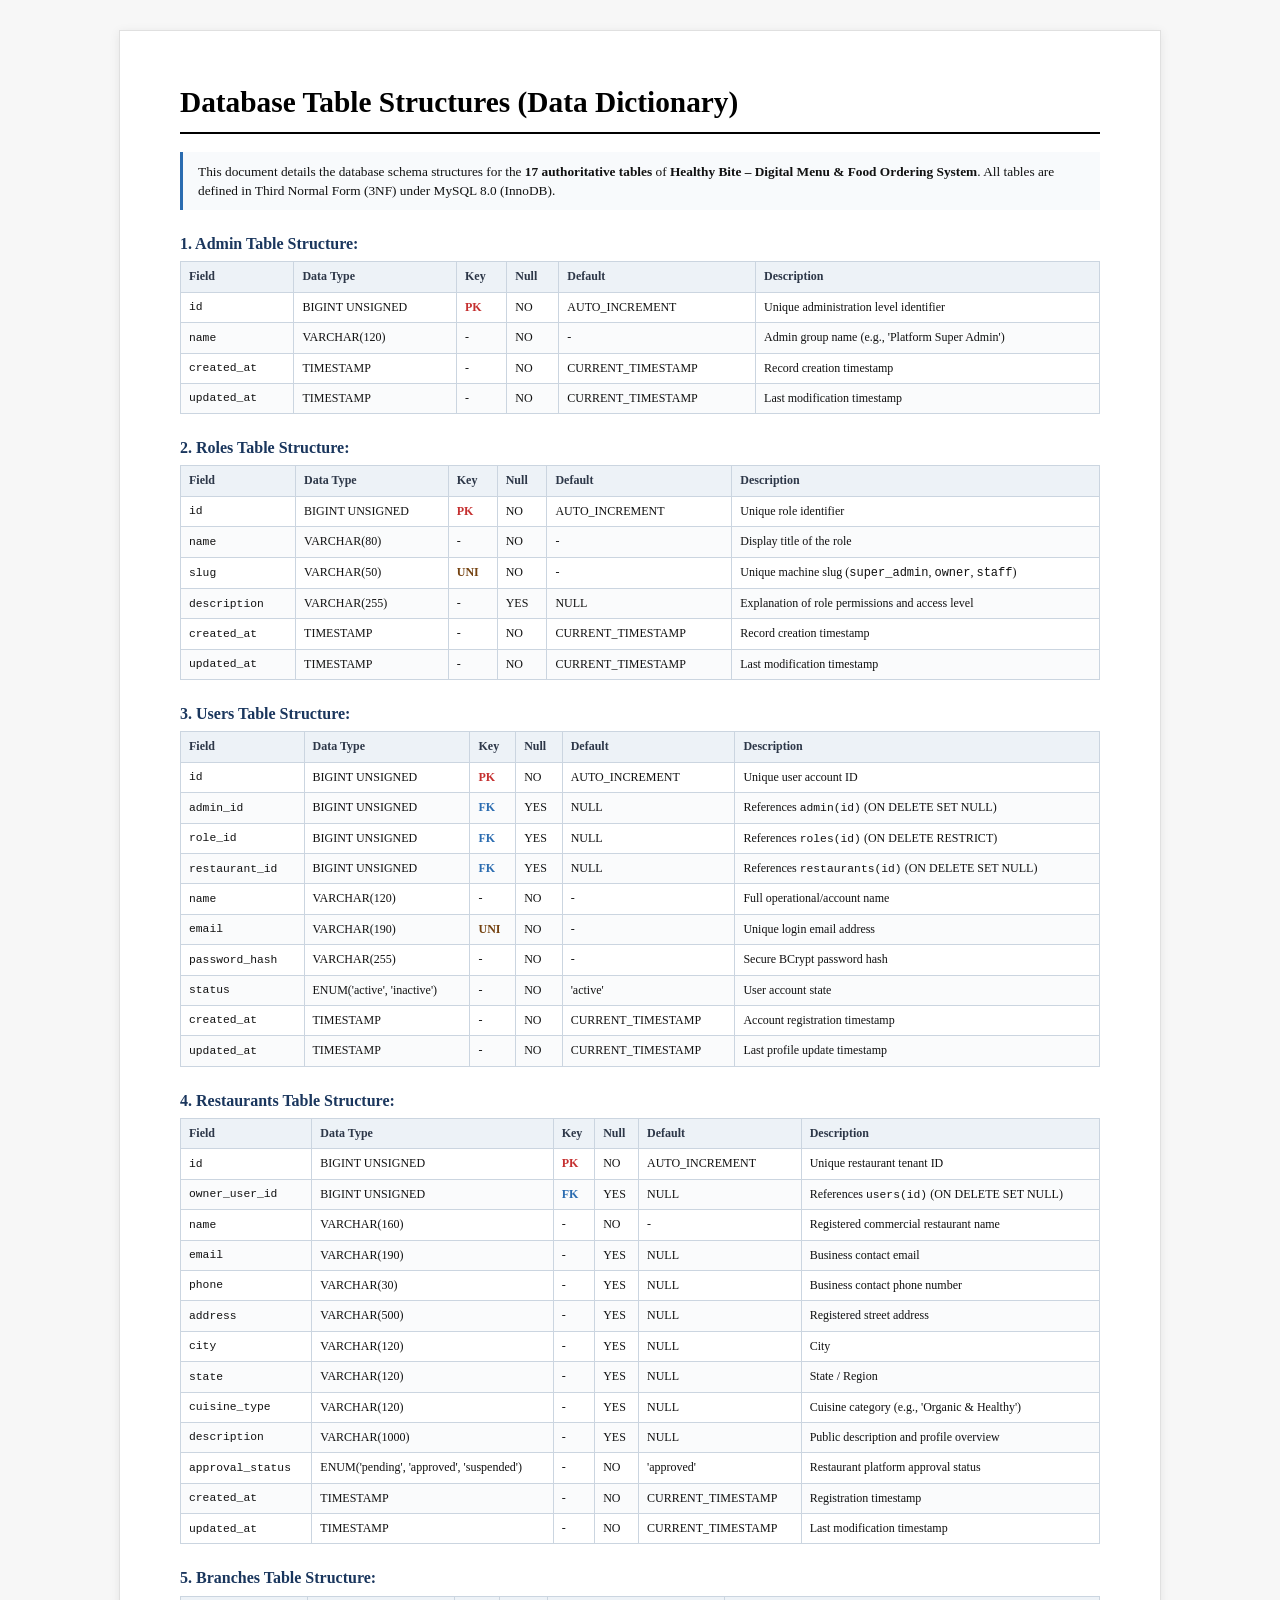
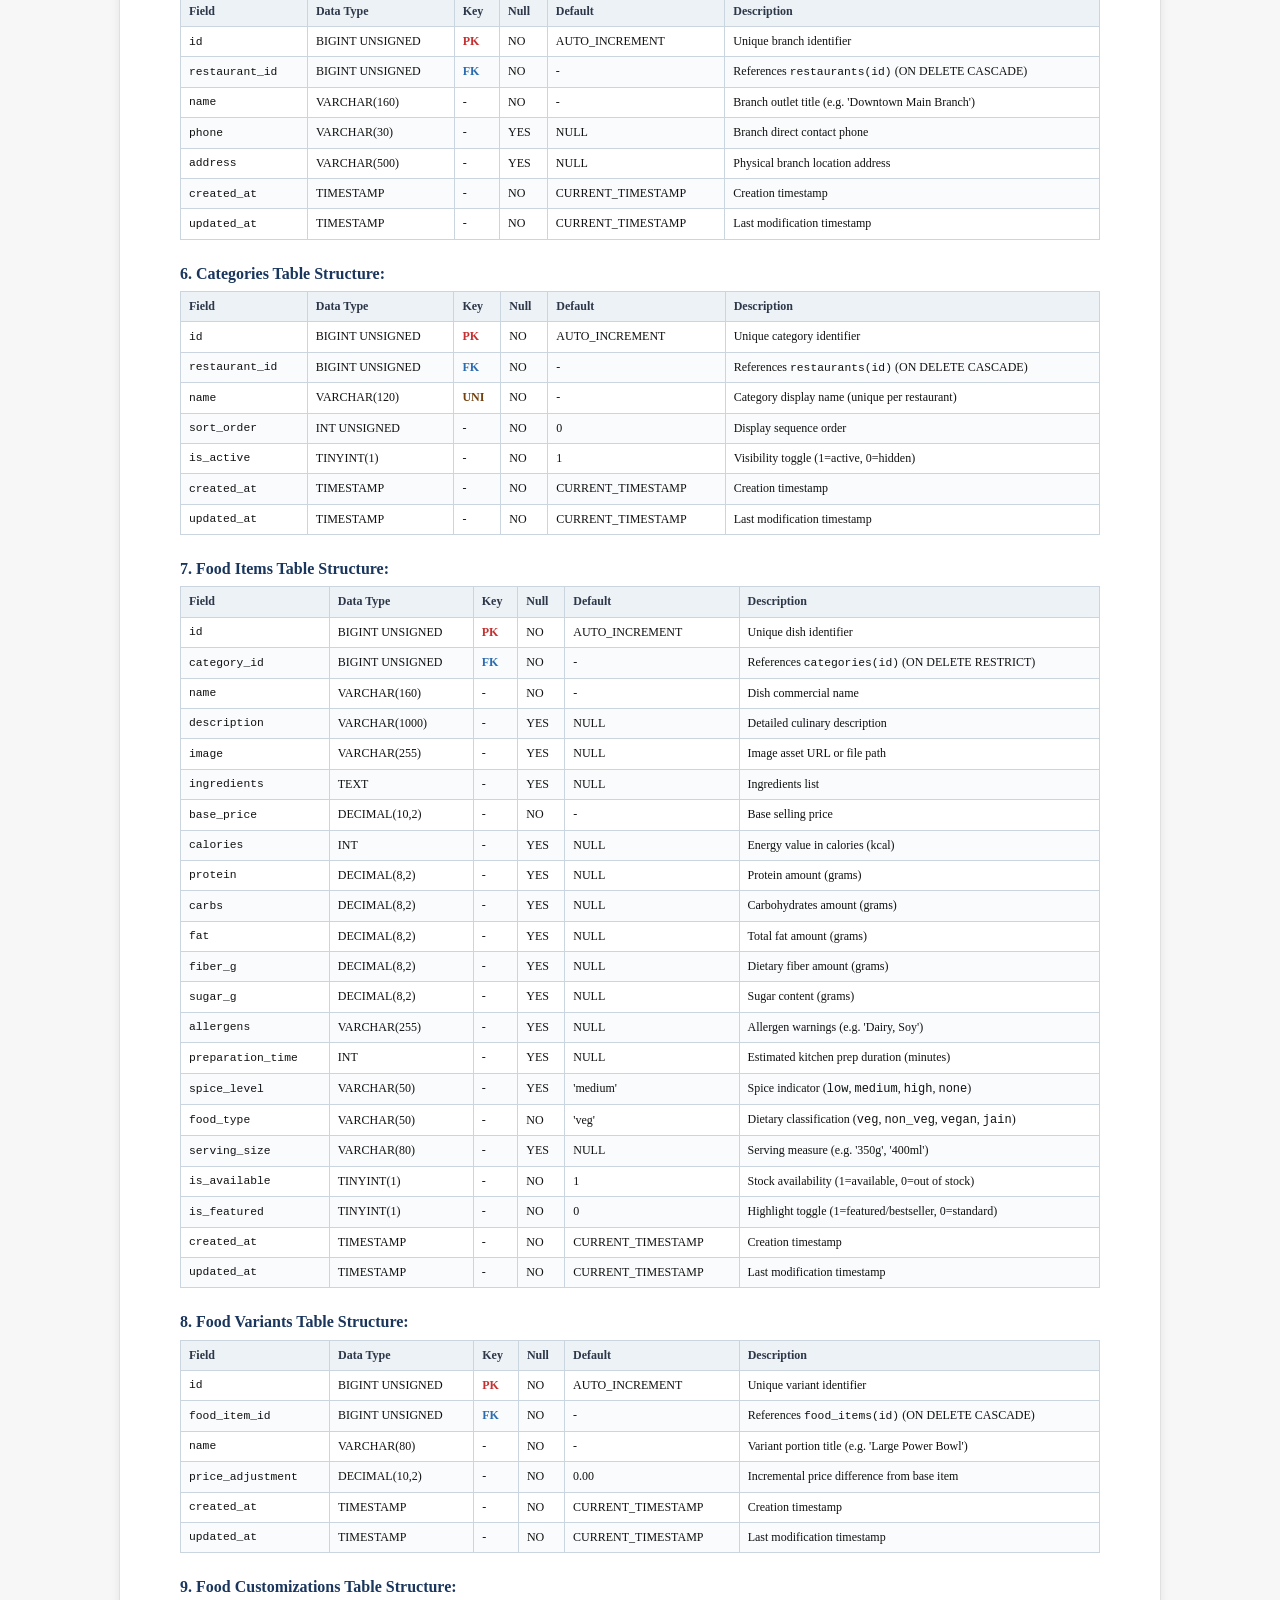
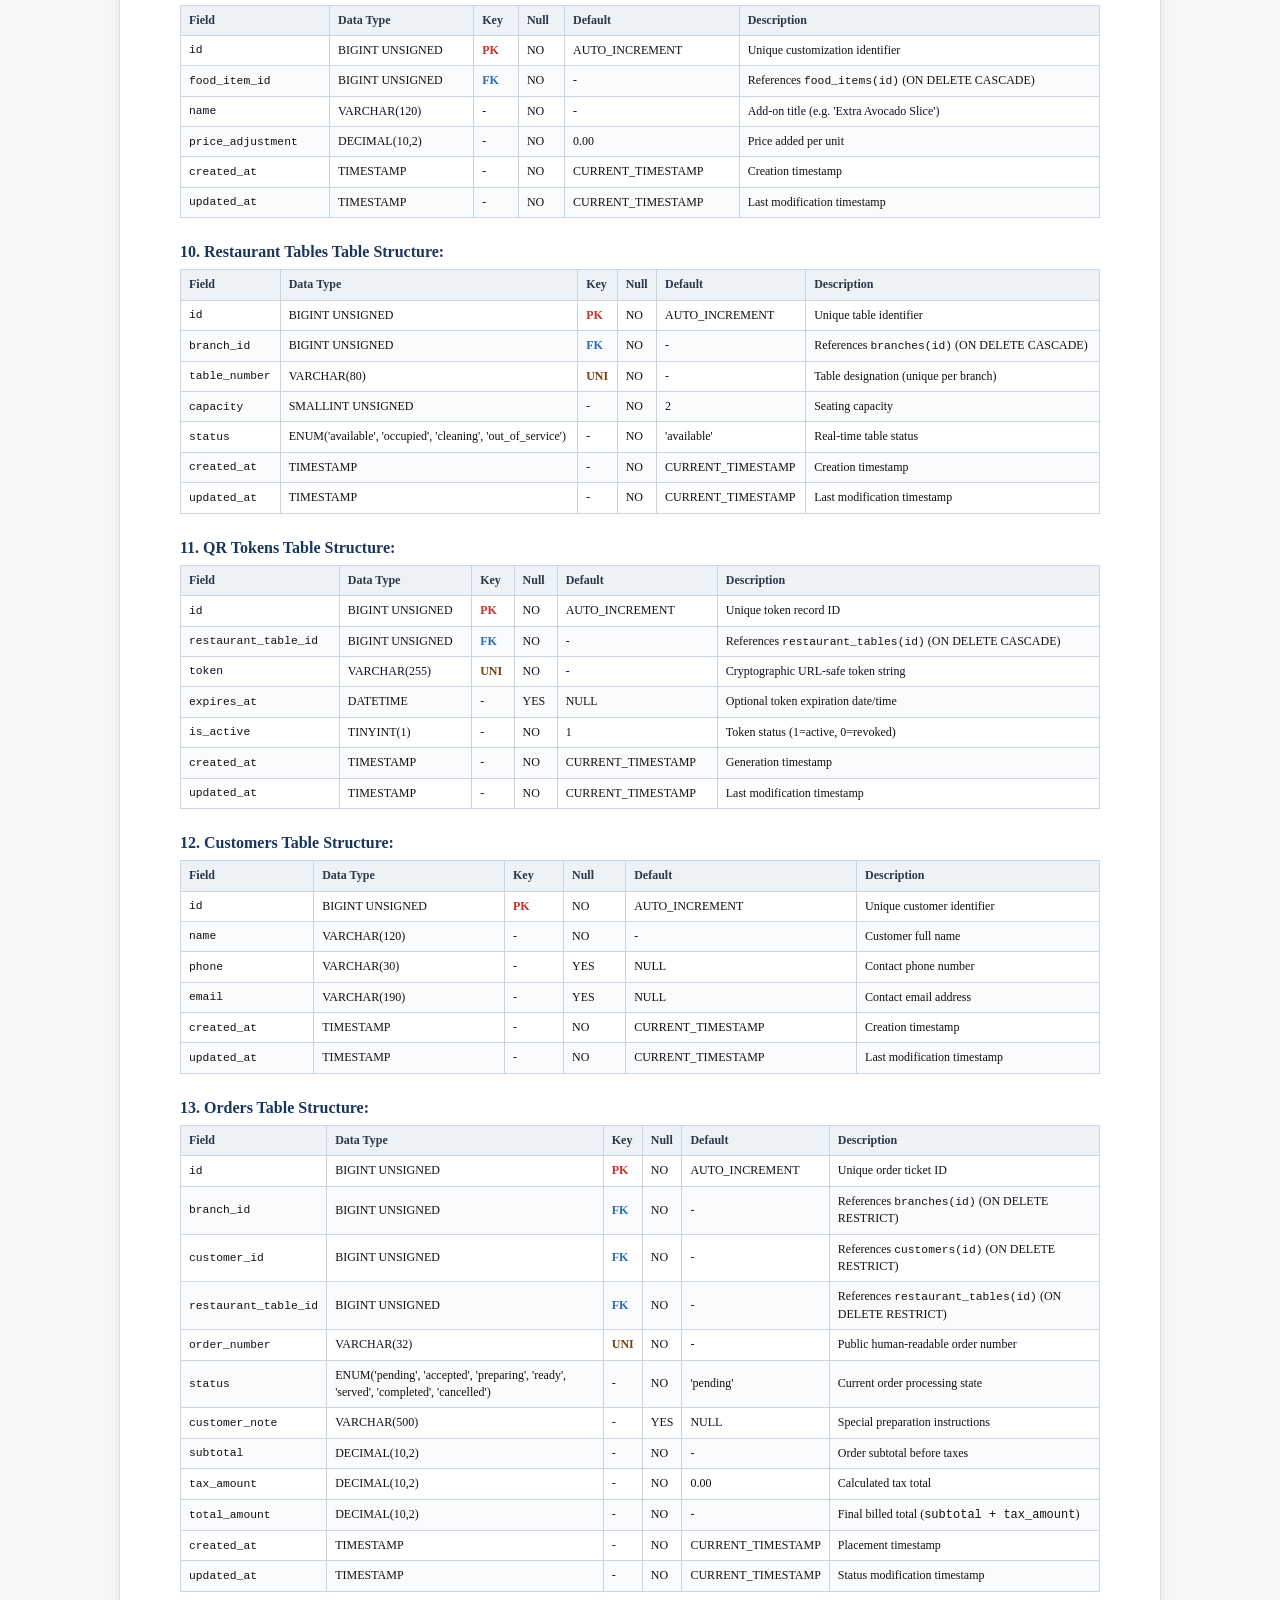
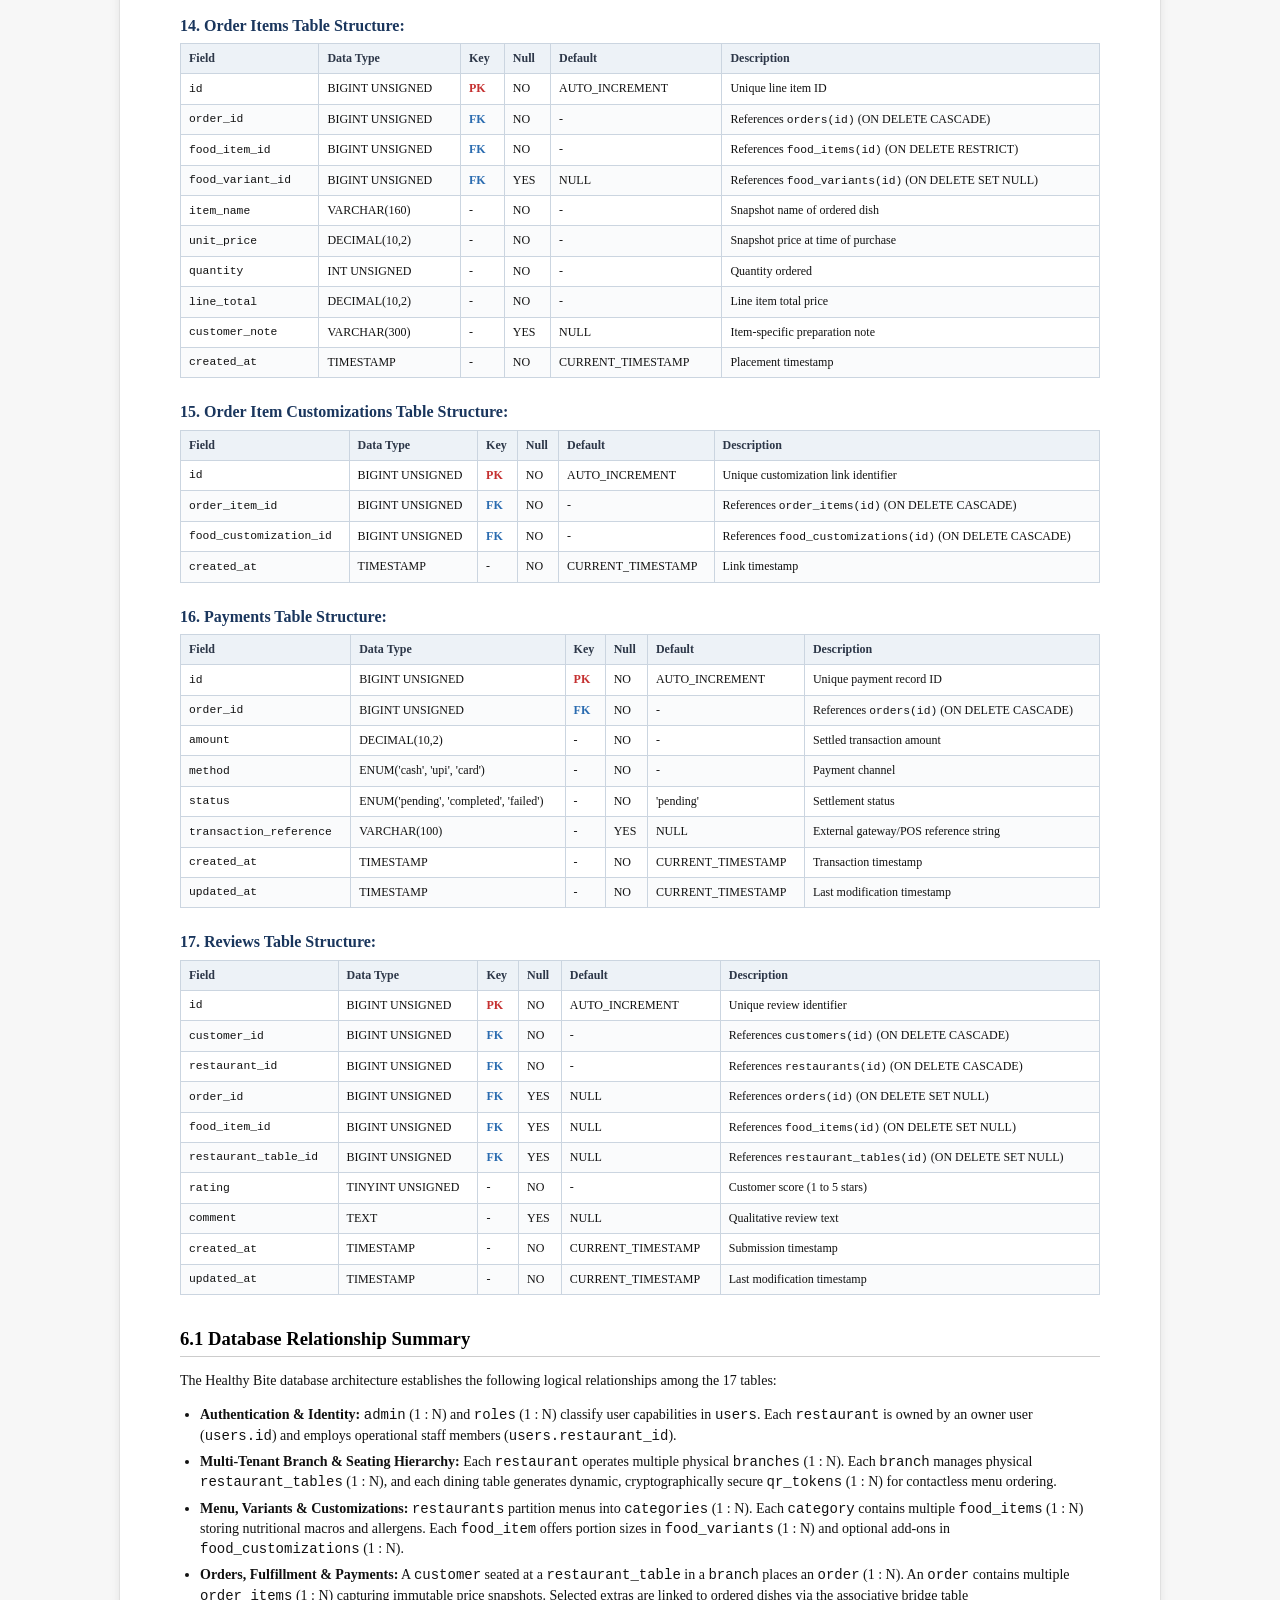
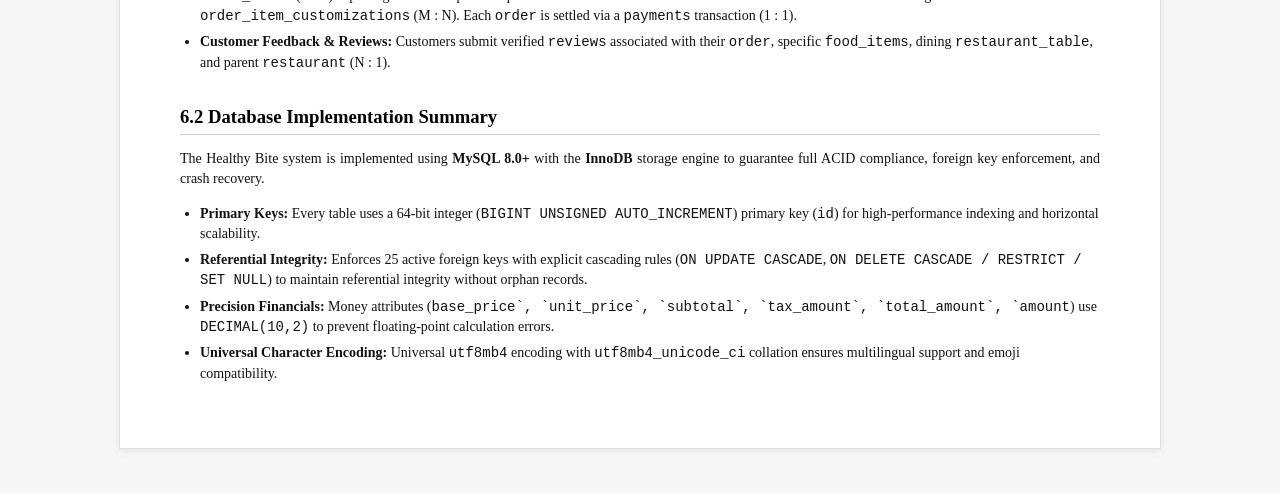
<file: documentation/Healthy_Bite_Tables_Structure.html>
<!DOCTYPE html>
<html lang="en">
<head>
    <meta charset="UTF-8">
    <meta name="viewport" content="width=device-width, initial-scale=1.0">
    <title>Healthy Bite – Database Table Structures</title>
    <style>
        @page {
            size: A4;
            margin: 20mm;
        }
        body {
            font-family: 'Times New Roman', Times, serif;
            color: #111111;
            line-height: 1.45;
            background-color: #f7f7f7;
            margin: 0;
            padding: 30px 15px;
        }
        .paper-container {
            max-width: 920px;
            margin: 0 auto;
            background: #ffffff;
            padding: 50px 60px;
            box-shadow: 0 2px 10px rgba(0,0,0,0.08);
            border: 1px solid #e0e0e0;
        }
        h1 {
            font-size: 22pt;
            font-weight: bold;
            color: #000000;
            border-bottom: 2px solid #000000;
            padding-bottom: 8px;
            margin-top: 0;
            margin-bottom: 18px;
        }
        h2 {
            font-size: 14pt;
            font-weight: bold;
            color: #000000;
            margin-top: 30px;
            margin-bottom: 12px;
            border-bottom: 1px solid #ccc;
            padding-bottom: 4px;
        }
        h3 {
            font-size: 12pt;
            font-weight: bold;
            color: #1a365d;
            margin-top: 22px;
            margin-bottom: 6px;
        }
        p {
            font-size: 10.5pt;
            text-align: justify;
            margin-bottom: 10px;
        }
        .intro-box {
            background-color: #f8fafc;
            border-left: 3px solid #2b6cb0;
            padding: 10px 15px;
            font-size: 10pt;
            margin-bottom: 20px;
        }
        table {
            width: 100%;
            border-collapse: collapse;
            margin-top: 6px;
            margin-bottom: 20px;
            font-size: 9pt;
        }
        th, td {
            border: 1px solid #cbd5e0;
            padding: 6px 8px;
            text-align: left;
        }
        th {
            background-color: #edf2f7;
            font-weight: bold;
            color: #2d3748;
        }
        tr:nth-child(even) {
            background-color: #fafbfc;
        }
        .badge-pk {
            font-weight: bold;
            color: #c53030;
        }
        .badge-fk {
            font-weight: bold;
            color: #2b6cb0;
        }
        .badge-uni {
            font-weight: bold;
            color: #744210;
        }
        .code-font {
            font-family: 'Consolas', 'Courier New', Courier, monospace;
            font-size: 8.5pt;
        }
        .summary-list {
            padding-left: 20px;
            font-size: 10.5pt;
        }
        .summary-list li {
            margin-bottom: 6px;
        }
        @media print {
            body {
                background-color: #ffffff;
                padding: 0;
            }
            .paper-container {
                box-shadow: none;
                border: none;
                padding: 0;
                max-width: 100%;
            }
        }
    </style>
</head>
<body>

<div class="paper-container">
    <h1>Database Table Structures (Data Dictionary)</h1>
    
    <div class="intro-box">
        This document details the database schema structures for the <strong>17 authoritative tables</strong> of <strong>Healthy Bite – Digital Menu &amp; Food Ordering System</strong>. All tables are defined in Third Normal Form (3NF) under MySQL 8.0 (InnoDB).
    </div>

    <!-- 1. Admin -->
    <h3>1. Admin Table Structure:</h3>
    <table>
        <thead>
            <tr>
                <th>Field</th>
                <th>Data Type</th>
                <th>Key</th>
                <th>Null</th>
                <th>Default</th>
                <th>Description</th>
            </tr>
        </thead>
        <tbody>
            <tr>
                <td class="code-font">id</td>
                <td>BIGINT UNSIGNED</td>
                <td><span class="badge-pk">PK</span></td>
                <td>NO</td>
                <td>AUTO_INCREMENT</td>
                <td>Unique administration level identifier</td>
            </tr>
            <tr>
                <td class="code-font">name</td>
                <td>VARCHAR(120)</td>
                <td>-</td>
                <td>NO</td>
                <td>-</td>
                <td>Admin group name (e.g., 'Platform Super Admin')</td>
            </tr>
            <tr>
                <td class="code-font">created_at</td>
                <td>TIMESTAMP</td>
                <td>-</td>
                <td>NO</td>
                <td>CURRENT_TIMESTAMP</td>
                <td>Record creation timestamp</td>
            </tr>
            <tr>
                <td class="code-font">updated_at</td>
                <td>TIMESTAMP</td>
                <td>-</td>
                <td>NO</td>
                <td>CURRENT_TIMESTAMP</td>
                <td>Last modification timestamp</td>
            </tr>
        </tbody>
    </table>

    <!-- 2. Roles -->
    <h3>2. Roles Table Structure:</h3>
    <table>
        <thead>
            <tr>
                <th>Field</th>
                <th>Data Type</th>
                <th>Key</th>
                <th>Null</th>
                <th>Default</th>
                <th>Description</th>
            </tr>
        </thead>
        <tbody>
            <tr>
                <td class="code-font">id</td>
                <td>BIGINT UNSIGNED</td>
                <td><span class="badge-pk">PK</span></td>
                <td>NO</td>
                <td>AUTO_INCREMENT</td>
                <td>Unique role identifier</td>
            </tr>
            <tr>
                <td class="code-font">name</td>
                <td>VARCHAR(80)</td>
                <td>-</td>
                <td>NO</td>
                <td>-</td>
                <td>Display title of the role</td>
            </tr>
            <tr>
                <td class="code-font">slug</td>
                <td>VARCHAR(50)</td>
                <td><span class="badge-uni">UNI</span></td>
                <td>NO</td>
                <td>-</td>
                <td>Unique machine slug (<code>super_admin</code>, <code>owner</code>, <code>staff</code>)</td>
            </tr>
            <tr>
                <td class="code-font">description</td>
                <td>VARCHAR(255)</td>
                <td>-</td>
                <td>YES</td>
                <td>NULL</td>
                <td>Explanation of role permissions and access level</td>
            </tr>
            <tr>
                <td class="code-font">created_at</td>
                <td>TIMESTAMP</td>
                <td>-</td>
                <td>NO</td>
                <td>CURRENT_TIMESTAMP</td>
                <td>Record creation timestamp</td>
            </tr>
            <tr>
                <td class="code-font">updated_at</td>
                <td>TIMESTAMP</td>
                <td>-</td>
                <td>NO</td>
                <td>CURRENT_TIMESTAMP</td>
                <td>Last modification timestamp</td>
            </tr>
        </tbody>
    </table>

    <!-- 3. Users -->
    <h3>3. Users Table Structure:</h3>
    <table>
        <thead>
            <tr>
                <th>Field</th>
                <th>Data Type</th>
                <th>Key</th>
                <th>Null</th>
                <th>Default</th>
                <th>Description</th>
            </tr>
        </thead>
        <tbody>
            <tr>
                <td class="code-font">id</td>
                <td>BIGINT UNSIGNED</td>
                <td><span class="badge-pk">PK</span></td>
                <td>NO</td>
                <td>AUTO_INCREMENT</td>
                <td>Unique user account ID</td>
            </tr>
            <tr>
                <td class="code-font">admin_id</td>
                <td>BIGINT UNSIGNED</td>
                <td><span class="badge-fk">FK</span></td>
                <td>YES</td>
                <td>NULL</td>
                <td>References <span class="code-font">admin(id)</span> (ON DELETE SET NULL)</td>
            </tr>
            <tr>
                <td class="code-font">role_id</td>
                <td>BIGINT UNSIGNED</td>
                <td><span class="badge-fk">FK</span></td>
                <td>YES</td>
                <td>NULL</td>
                <td>References <span class="code-font">roles(id)</span> (ON DELETE RESTRICT)</td>
            </tr>
            <tr>
                <td class="code-font">restaurant_id</td>
                <td>BIGINT UNSIGNED</td>
                <td><span class="badge-fk">FK</span></td>
                <td>YES</td>
                <td>NULL</td>
                <td>References <span class="code-font">restaurants(id)</span> (ON DELETE SET NULL)</td>
            </tr>
            <tr>
                <td class="code-font">name</td>
                <td>VARCHAR(120)</td>
                <td>-</td>
                <td>NO</td>
                <td>-</td>
                <td>Full operational/account name</td>
            </tr>
            <tr>
                <td class="code-font">email</td>
                <td>VARCHAR(190)</td>
                <td><span class="badge-uni">UNI</span></td>
                <td>NO</td>
                <td>-</td>
                <td>Unique login email address</td>
            </tr>
            <tr>
                <td class="code-font">password_hash</td>
                <td>VARCHAR(255)</td>
                <td>-</td>
                <td>NO</td>
                <td>-</td>
                <td>Secure BCrypt password hash</td>
            </tr>
            <tr>
                <td class="code-font">status</td>
                <td>ENUM('active', 'inactive')</td>
                <td>-</td>
                <td>NO</td>
                <td>'active'</td>
                <td>User account state</td>
            </tr>
            <tr>
                <td class="code-font">created_at</td>
                <td>TIMESTAMP</td>
                <td>-</td>
                <td>NO</td>
                <td>CURRENT_TIMESTAMP</td>
                <td>Account registration timestamp</td>
            </tr>
            <tr>
                <td class="code-font">updated_at</td>
                <td>TIMESTAMP</td>
                <td>-</td>
                <td>NO</td>
                <td>CURRENT_TIMESTAMP</td>
                <td>Last profile update timestamp</td>
            </tr>
        </tbody>
    </table>

    <!-- 4. Restaurants -->
    <h3>4. Restaurants Table Structure:</h3>
    <table>
        <thead>
            <tr>
                <th>Field</th>
                <th>Data Type</th>
                <th>Key</th>
                <th>Null</th>
                <th>Default</th>
                <th>Description</th>
            </tr>
        </thead>
        <tbody>
            <tr>
                <td class="code-font">id</td>
                <td>BIGINT UNSIGNED</td>
                <td><span class="badge-pk">PK</span></td>
                <td>NO</td>
                <td>AUTO_INCREMENT</td>
                <td>Unique restaurant tenant ID</td>
            </tr>
            <tr>
                <td class="code-font">owner_user_id</td>
                <td>BIGINT UNSIGNED</td>
                <td><span class="badge-fk">FK</span></td>
                <td>YES</td>
                <td>NULL</td>
                <td>References <span class="code-font">users(id)</span> (ON DELETE SET NULL)</td>
            </tr>
            <tr>
                <td class="code-font">name</td>
                <td>VARCHAR(160)</td>
                <td>-</td>
                <td>NO</td>
                <td>-</td>
                <td>Registered commercial restaurant name</td>
            </tr>
            <tr>
                <td class="code-font">email</td>
                <td>VARCHAR(190)</td>
                <td>-</td>
                <td>YES</td>
                <td>NULL</td>
                <td>Business contact email</td>
            </tr>
            <tr>
                <td class="code-font">phone</td>
                <td>VARCHAR(30)</td>
                <td>-</td>
                <td>YES</td>
                <td>NULL</td>
                <td>Business contact phone number</td>
            </tr>
            <tr>
                <td class="code-font">address</td>
                <td>VARCHAR(500)</td>
                <td>-</td>
                <td>YES</td>
                <td>NULL</td>
                <td>Registered street address</td>
            </tr>
            <tr>
                <td class="code-font">city</td>
                <td>VARCHAR(120)</td>
                <td>-</td>
                <td>YES</td>
                <td>NULL</td>
                <td>City</td>
            </tr>
            <tr>
                <td class="code-font">state</td>
                <td>VARCHAR(120)</td>
                <td>-</td>
                <td>YES</td>
                <td>NULL</td>
                <td>State / Region</td>
            </tr>
            <tr>
                <td class="code-font">cuisine_type</td>
                <td>VARCHAR(120)</td>
                <td>-</td>
                <td>YES</td>
                <td>NULL</td>
                <td>Cuisine category (e.g., 'Organic &amp; Healthy')</td>
            </tr>
            <tr>
                <td class="code-font">description</td>
                <td>VARCHAR(1000)</td>
                <td>-</td>
                <td>YES</td>
                <td>NULL</td>
                <td>Public description and profile overview</td>
            </tr>
            <tr>
                <td class="code-font">approval_status</td>
                <td>ENUM('pending', 'approved', 'suspended')</td>
                <td>-</td>
                <td>NO</td>
                <td>'approved'</td>
                <td>Restaurant platform approval status</td>
            </tr>
            <tr>
                <td class="code-font">created_at</td>
                <td>TIMESTAMP</td>
                <td>-</td>
                <td>NO</td>
                <td>CURRENT_TIMESTAMP</td>
                <td>Registration timestamp</td>
            </tr>
            <tr>
                <td class="code-font">updated_at</td>
                <td>TIMESTAMP</td>
                <td>-</td>
                <td>NO</td>
                <td>CURRENT_TIMESTAMP</td>
                <td>Last modification timestamp</td>
            </tr>
        </tbody>
    </table>

    <!-- 5. Branches -->
    <h3>5. Branches Table Structure:</h3>
    <table>
        <thead>
            <tr>
                <th>Field</th>
                <th>Data Type</th>
                <th>Key</th>
                <th>Null</th>
                <th>Default</th>
                <th>Description</th>
            </tr>
        </thead>
        <tbody>
            <tr>
                <td class="code-font">id</td>
                <td>BIGINT UNSIGNED</td>
                <td><span class="badge-pk">PK</span></td>
                <td>NO</td>
                <td>AUTO_INCREMENT</td>
                <td>Unique branch identifier</td>
            </tr>
            <tr>
                <td class="code-font">restaurant_id</td>
                <td>BIGINT UNSIGNED</td>
                <td><span class="badge-fk">FK</span></td>
                <td>NO</td>
                <td>-</td>
                <td>References <span class="code-font">restaurants(id)</span> (ON DELETE CASCADE)</td>
            </tr>
            <tr>
                <td class="code-font">name</td>
                <td>VARCHAR(160)</td>
                <td>-</td>
                <td>NO</td>
                <td>-</td>
                <td>Branch outlet title (e.g. 'Downtown Main Branch')</td>
            </tr>
            <tr>
                <td class="code-font">phone</td>
                <td>VARCHAR(30)</td>
                <td>-</td>
                <td>YES</td>
                <td>NULL</td>
                <td>Branch direct contact phone</td>
            </tr>
            <tr>
                <td class="code-font">address</td>
                <td>VARCHAR(500)</td>
                <td>-</td>
                <td>YES</td>
                <td>NULL</td>
                <td>Physical branch location address</td>
            </tr>
            <tr>
                <td class="code-font">created_at</td>
                <td>TIMESTAMP</td>
                <td>-</td>
                <td>NO</td>
                <td>CURRENT_TIMESTAMP</td>
                <td>Creation timestamp</td>
            </tr>
            <tr>
                <td class="code-font">updated_at</td>
                <td>TIMESTAMP</td>
                <td>-</td>
                <td>NO</td>
                <td>CURRENT_TIMESTAMP</td>
                <td>Last modification timestamp</td>
            </tr>
        </tbody>
    </table>

    <!-- 6. Categories -->
    <h3>6. Categories Table Structure:</h3>
    <table>
        <thead>
            <tr>
                <th>Field</th>
                <th>Data Type</th>
                <th>Key</th>
                <th>Null</th>
                <th>Default</th>
                <th>Description</th>
            </tr>
        </thead>
        <tbody>
            <tr>
                <td class="code-font">id</td>
                <td>BIGINT UNSIGNED</td>
                <td><span class="badge-pk">PK</span></td>
                <td>NO</td>
                <td>AUTO_INCREMENT</td>
                <td>Unique category identifier</td>
            </tr>
            <tr>
                <td class="code-font">restaurant_id</td>
                <td>BIGINT UNSIGNED</td>
                <td><span class="badge-fk">FK</span></td>
                <td>NO</td>
                <td>-</td>
                <td>References <span class="code-font">restaurants(id)</span> (ON DELETE CASCADE)</td>
            </tr>
            <tr>
                <td class="code-font">name</td>
                <td>VARCHAR(120)</td>
                <td><span class="badge-uni">UNI</span></td>
                <td>NO</td>
                <td>-</td>
                <td>Category display name (unique per restaurant)</td>
            </tr>
            <tr>
                <td class="code-font">sort_order</td>
                <td>INT UNSIGNED</td>
                <td>-</td>
                <td>NO</td>
                <td>0</td>
                <td>Display sequence order</td>
            </tr>
            <tr>
                <td class="code-font">is_active</td>
                <td>TINYINT(1)</td>
                <td>-</td>
                <td>NO</td>
                <td>1</td>
                <td>Visibility toggle (1=active, 0=hidden)</td>
            </tr>
            <tr>
                <td class="code-font">created_at</td>
                <td>TIMESTAMP</td>
                <td>-</td>
                <td>NO</td>
                <td>CURRENT_TIMESTAMP</td>
                <td>Creation timestamp</td>
            </tr>
            <tr>
                <td class="code-font">updated_at</td>
                <td>TIMESTAMP</td>
                <td>-</td>
                <td>NO</td>
                <td>CURRENT_TIMESTAMP</td>
                <td>Last modification timestamp</td>
            </tr>
        </tbody>
    </table>

    <!-- 7. Food Items -->
    <h3>7. Food Items Table Structure:</h3>
    <table>
        <thead>
            <tr>
                <th>Field</th>
                <th>Data Type</th>
                <th>Key</th>
                <th>Null</th>
                <th>Default</th>
                <th>Description</th>
            </tr>
        </thead>
        <tbody>
            <tr>
                <td class="code-font">id</td>
                <td>BIGINT UNSIGNED</td>
                <td><span class="badge-pk">PK</span></td>
                <td>NO</td>
                <td>AUTO_INCREMENT</td>
                <td>Unique dish identifier</td>
            </tr>
            <tr>
                <td class="code-font">category_id</td>
                <td>BIGINT UNSIGNED</td>
                <td><span class="badge-fk">FK</span></td>
                <td>NO</td>
                <td>-</td>
                <td>References <span class="code-font">categories(id)</span> (ON DELETE RESTRICT)</td>
            </tr>
            <tr>
                <td class="code-font">name</td>
                <td>VARCHAR(160)</td>
                <td>-</td>
                <td>NO</td>
                <td>-</td>
                <td>Dish commercial name</td>
            </tr>
            <tr>
                <td class="code-font">description</td>
                <td>VARCHAR(1000)</td>
                <td>-</td>
                <td>YES</td>
                <td>NULL</td>
                <td>Detailed culinary description</td>
            </tr>
            <tr>
                <td class="code-font">image</td>
                <td>VARCHAR(255)</td>
                <td>-</td>
                <td>YES</td>
                <td>NULL</td>
                <td>Image asset URL or file path</td>
            </tr>
            <tr>
                <td class="code-font">ingredients</td>
                <td>TEXT</td>
                <td>-</td>
                <td>YES</td>
                <td>NULL</td>
                <td>Ingredients list</td>
            </tr>
            <tr>
                <td class="code-font">base_price</td>
                <td>DECIMAL(10,2)</td>
                <td>-</td>
                <td>NO</td>
                <td>-</td>
                <td>Base selling price</td>
            </tr>
            <tr>
                <td class="code-font">calories</td>
                <td>INT</td>
                <td>-</td>
                <td>YES</td>
                <td>NULL</td>
                <td>Energy value in calories (kcal)</td>
            </tr>
            <tr>
                <td class="code-font">protein</td>
                <td>DECIMAL(8,2)</td>
                <td>-</td>
                <td>YES</td>
                <td>NULL</td>
                <td>Protein amount (grams)</td>
            </tr>
            <tr>
                <td class="code-font">carbs</td>
                <td>DECIMAL(8,2)</td>
                <td>-</td>
                <td>YES</td>
                <td>NULL</td>
                <td>Carbohydrates amount (grams)</td>
            </tr>
            <tr>
                <td class="code-font">fat</td>
                <td>DECIMAL(8,2)</td>
                <td>-</td>
                <td>YES</td>
                <td>NULL</td>
                <td>Total fat amount (grams)</td>
            </tr>
            <tr>
                <td class="code-font">fiber_g</td>
                <td>DECIMAL(8,2)</td>
                <td>-</td>
                <td>YES</td>
                <td>NULL</td>
                <td>Dietary fiber amount (grams)</td>
            </tr>
            <tr>
                <td class="code-font">sugar_g</td>
                <td>DECIMAL(8,2)</td>
                <td>-</td>
                <td>YES</td>
                <td>NULL</td>
                <td>Sugar content (grams)</td>
            </tr>
            <tr>
                <td class="code-font">allergens</td>
                <td>VARCHAR(255)</td>
                <td>-</td>
                <td>YES</td>
                <td>NULL</td>
                <td>Allergen warnings (e.g. 'Dairy, Soy')</td>
            </tr>
            <tr>
                <td class="code-font">preparation_time</td>
                <td>INT</td>
                <td>-</td>
                <td>YES</td>
                <td>NULL</td>
                <td>Estimated kitchen prep duration (minutes)</td>
            </tr>
            <tr>
                <td class="code-font">spice_level</td>
                <td>VARCHAR(50)</td>
                <td>-</td>
                <td>YES</td>
                <td>'medium'</td>
                <td>Spice indicator (<code>low</code>, <code>medium</code>, <code>high</code>, <code>none</code>)</td>
            </tr>
            <tr>
                <td class="code-font">food_type</td>
                <td>VARCHAR(50)</td>
                <td>-</td>
                <td>NO</td>
                <td>'veg'</td>
                <td>Dietary classification (<code>veg</code>, <code>non_veg</code>, <code>vegan</code>, <code>jain</code>)</td>
            </tr>
            <tr>
                <td class="code-font">serving_size</td>
                <td>VARCHAR(80)</td>
                <td>-</td>
                <td>YES</td>
                <td>NULL</td>
                <td>Serving measure (e.g. '350g', '400ml')</td>
            </tr>
            <tr>
                <td class="code-font">is_available</td>
                <td>TINYINT(1)</td>
                <td>-</td>
                <td>NO</td>
                <td>1</td>
                <td>Stock availability (1=available, 0=out of stock)</td>
            </tr>
            <tr>
                <td class="code-font">is_featured</td>
                <td>TINYINT(1)</td>
                <td>-</td>
                <td>NO</td>
                <td>0</td>
                <td>Highlight toggle (1=featured/bestseller, 0=standard)</td>
            </tr>
            <tr>
                <td class="code-font">created_at</td>
                <td>TIMESTAMP</td>
                <td>-</td>
                <td>NO</td>
                <td>CURRENT_TIMESTAMP</td>
                <td>Creation timestamp</td>
            </tr>
            <tr>
                <td class="code-font">updated_at</td>
                <td>TIMESTAMP</td>
                <td>-</td>
                <td>NO</td>
                <td>CURRENT_TIMESTAMP</td>
                <td>Last modification timestamp</td>
            </tr>
        </tbody>
    </table>

    <!-- 8. Food Variants -->
    <h3>8. Food Variants Table Structure:</h3>
    <table>
        <thead>
            <tr>
                <th>Field</th>
                <th>Data Type</th>
                <th>Key</th>
                <th>Null</th>
                <th>Default</th>
                <th>Description</th>
            </tr>
        </thead>
        <tbody>
            <tr>
                <td class="code-font">id</td>
                <td>BIGINT UNSIGNED</td>
                <td><span class="badge-pk">PK</span></td>
                <td>NO</td>
                <td>AUTO_INCREMENT</td>
                <td>Unique variant identifier</td>
            </tr>
            <tr>
                <td class="code-font">food_item_id</td>
                <td>BIGINT UNSIGNED</td>
                <td><span class="badge-fk">FK</span></td>
                <td>NO</td>
                <td>-</td>
                <td>References <span class="code-font">food_items(id)</span> (ON DELETE CASCADE)</td>
            </tr>
            <tr>
                <td class="code-font">name</td>
                <td>VARCHAR(80)</td>
                <td>-</td>
                <td>NO</td>
                <td>-</td>
                <td>Variant portion title (e.g. 'Large Power Bowl')</td>
            </tr>
            <tr>
                <td class="code-font">price_adjustment</td>
                <td>DECIMAL(10,2)</td>
                <td>-</td>
                <td>NO</td>
                <td>0.00</td>
                <td>Incremental price difference from base item</td>
            </tr>
            <tr>
                <td class="code-font">created_at</td>
                <td>TIMESTAMP</td>
                <td>-</td>
                <td>NO</td>
                <td>CURRENT_TIMESTAMP</td>
                <td>Creation timestamp</td>
            </tr>
            <tr>
                <td class="code-font">updated_at</td>
                <td>TIMESTAMP</td>
                <td>-</td>
                <td>NO</td>
                <td>CURRENT_TIMESTAMP</td>
                <td>Last modification timestamp</td>
            </tr>
        </tbody>
    </table>

    <!-- 9. Food Customizations -->
    <h3>9. Food Customizations Table Structure:</h3>
    <table>
        <thead>
            <tr>
                <th>Field</th>
                <th>Data Type</th>
                <th>Key</th>
                <th>Null</th>
                <th>Default</th>
                <th>Description</th>
            </tr>
        </thead>
        <tbody>
            <tr>
                <td class="code-font">id</td>
                <td>BIGINT UNSIGNED</td>
                <td><span class="badge-pk">PK</span></td>
                <td>NO</td>
                <td>AUTO_INCREMENT</td>
                <td>Unique customization identifier</td>
            </tr>
            <tr>
                <td class="code-font">food_item_id</td>
                <td>BIGINT UNSIGNED</td>
                <td><span class="badge-fk">FK</span></td>
                <td>NO</td>
                <td>-</td>
                <td>References <span class="code-font">food_items(id)</span> (ON DELETE CASCADE)</td>
            </tr>
            <tr>
                <td class="code-font">name</td>
                <td>VARCHAR(120)</td>
                <td>-</td>
                <td>NO</td>
                <td>-</td>
                <td>Add-on title (e.g. 'Extra Avocado Slice')</td>
            </tr>
            <tr>
                <td class="code-font">price_adjustment</td>
                <td>DECIMAL(10,2)</td>
                <td>-</td>
                <td>NO</td>
                <td>0.00</td>
                <td>Price added per unit</td>
            </tr>
            <tr>
                <td class="code-font">created_at</td>
                <td>TIMESTAMP</td>
                <td>-</td>
                <td>NO</td>
                <td>CURRENT_TIMESTAMP</td>
                <td>Creation timestamp</td>
            </tr>
            <tr>
                <td class="code-font">updated_at</td>
                <td>TIMESTAMP</td>
                <td>-</td>
                <td>NO</td>
                <td>CURRENT_TIMESTAMP</td>
                <td>Last modification timestamp</td>
            </tr>
        </tbody>
    </table>

    <!-- 10. Restaurant Tables -->
    <h3>10. Restaurant Tables Table Structure:</h3>
    <table>
        <thead>
            <tr>
                <th>Field</th>
                <th>Data Type</th>
                <th>Key</th>
                <th>Null</th>
                <th>Default</th>
                <th>Description</th>
            </tr>
        </thead>
        <tbody>
            <tr>
                <td class="code-font">id</td>
                <td>BIGINT UNSIGNED</td>
                <td><span class="badge-pk">PK</span></td>
                <td>NO</td>
                <td>AUTO_INCREMENT</td>
                <td>Unique table identifier</td>
            </tr>
            <tr>
                <td class="code-font">branch_id</td>
                <td>BIGINT UNSIGNED</td>
                <td><span class="badge-fk">FK</span></td>
                <td>NO</td>
                <td>-</td>
                <td>References <span class="code-font">branches(id)</span> (ON DELETE CASCADE)</td>
            </tr>
            <tr>
                <td class="code-font">table_number</td>
                <td>VARCHAR(80)</td>
                <td><span class="badge-uni">UNI</span></td>
                <td>NO</td>
                <td>-</td>
                <td>Table designation (unique per branch)</td>
            </tr>
            <tr>
                <td class="code-font">capacity</td>
                <td>SMALLINT UNSIGNED</td>
                <td>-</td>
                <td>NO</td>
                <td>2</td>
                <td>Seating capacity</td>
            </tr>
            <tr>
                <td class="code-font">status</td>
                <td>ENUM('available', 'occupied', 'cleaning', 'out_of_service')</td>
                <td>-</td>
                <td>NO</td>
                <td>'available'</td>
                <td>Real-time table status</td>
            </tr>
            <tr>
                <td class="code-font">created_at</td>
                <td>TIMESTAMP</td>
                <td>-</td>
                <td>NO</td>
                <td>CURRENT_TIMESTAMP</td>
                <td>Creation timestamp</td>
            </tr>
            <tr>
                <td class="code-font">updated_at</td>
                <td>TIMESTAMP</td>
                <td>-</td>
                <td>NO</td>
                <td>CURRENT_TIMESTAMP</td>
                <td>Last modification timestamp</td>
            </tr>
        </tbody>
    </table>

    <!-- 11. QR Tokens -->
    <h3>11. QR Tokens Table Structure:</h3>
    <table>
        <thead>
            <tr>
                <th>Field</th>
                <th>Data Type</th>
                <th>Key</th>
                <th>Null</th>
                <th>Default</th>
                <th>Description</th>
            </tr>
        </thead>
        <tbody>
            <tr>
                <td class="code-font">id</td>
                <td>BIGINT UNSIGNED</td>
                <td><span class="badge-pk">PK</span></td>
                <td>NO</td>
                <td>AUTO_INCREMENT</td>
                <td>Unique token record ID</td>
            </tr>
            <tr>
                <td class="code-font">restaurant_table_id</td>
                <td>BIGINT UNSIGNED</td>
                <td><span class="badge-fk">FK</span></td>
                <td>NO</td>
                <td>-</td>
                <td>References <span class="code-font">restaurant_tables(id)</span> (ON DELETE CASCADE)</td>
            </tr>
            <tr>
                <td class="code-font">token</td>
                <td>VARCHAR(255)</td>
                <td><span class="badge-uni">UNI</span></td>
                <td>NO</td>
                <td>-</td>
                <td>Cryptographic URL-safe token string</td>
            </tr>
            <tr>
                <td class="code-font">expires_at</td>
                <td>DATETIME</td>
                <td>-</td>
                <td>YES</td>
                <td>NULL</td>
                <td>Optional token expiration date/time</td>
            </tr>
            <tr>
                <td class="code-font">is_active</td>
                <td>TINYINT(1)</td>
                <td>-</td>
                <td>NO</td>
                <td>1</td>
                <td>Token status (1=active, 0=revoked)</td>
            </tr>
            <tr>
                <td class="code-font">created_at</td>
                <td>TIMESTAMP</td>
                <td>-</td>
                <td>NO</td>
                <td>CURRENT_TIMESTAMP</td>
                <td>Generation timestamp</td>
            </tr>
            <tr>
                <td class="code-font">updated_at</td>
                <td>TIMESTAMP</td>
                <td>-</td>
                <td>NO</td>
                <td>CURRENT_TIMESTAMP</td>
                <td>Last modification timestamp</td>
            </tr>
        </tbody>
    </table>

    <!-- 12. Customers -->
    <h3>12. Customers Table Structure:</h3>
    <table>
        <thead>
            <tr>
                <th>Field</th>
                <th>Data Type</th>
                <th>Key</th>
                <th>Null</th>
                <th>Default</th>
                <th>Description</th>
            </tr>
        </thead>
        <tbody>
            <tr>
                <td class="code-font">id</td>
                <td>BIGINT UNSIGNED</td>
                <td><span class="badge-pk">PK</span></td>
                <td>NO</td>
                <td>AUTO_INCREMENT</td>
                <td>Unique customer identifier</td>
            </tr>
            <tr>
                <td class="code-font">name</td>
                <td>VARCHAR(120)</td>
                <td>-</td>
                <td>NO</td>
                <td>-</td>
                <td>Customer full name</td>
            </tr>
            <tr>
                <td class="code-font">phone</td>
                <td>VARCHAR(30)</td>
                <td>-</td>
                <td>YES</td>
                <td>NULL</td>
                <td>Contact phone number</td>
            </tr>
            <tr>
                <td class="code-font">email</td>
                <td>VARCHAR(190)</td>
                <td>-</td>
                <td>YES</td>
                <td>NULL</td>
                <td>Contact email address</td>
            </tr>
            <tr>
                <td class="code-font">created_at</td>
                <td>TIMESTAMP</td>
                <td>-</td>
                <td>NO</td>
                <td>CURRENT_TIMESTAMP</td>
                <td>Creation timestamp</td>
            </tr>
            <tr>
                <td class="code-font">updated_at</td>
                <td>TIMESTAMP</td>
                <td>-</td>
                <td>NO</td>
                <td>CURRENT_TIMESTAMP</td>
                <td>Last modification timestamp</td>
            </tr>
        </tbody>
    </table>

    <!-- 13. Orders -->
    <h3>13. Orders Table Structure:</h3>
    <table>
        <thead>
            <tr>
                <th>Field</th>
                <th>Data Type</th>
                <th>Key</th>
                <th>Null</th>
                <th>Default</th>
                <th>Description</th>
            </tr>
        </thead>
        <tbody>
            <tr>
                <td class="code-font">id</td>
                <td>BIGINT UNSIGNED</td>
                <td><span class="badge-pk">PK</span></td>
                <td>NO</td>
                <td>AUTO_INCREMENT</td>
                <td>Unique order ticket ID</td>
            </tr>
            <tr>
                <td class="code-font">branch_id</td>
                <td>BIGINT UNSIGNED</td>
                <td><span class="badge-fk">FK</span></td>
                <td>NO</td>
                <td>-</td>
                <td>References <span class="code-font">branches(id)</span> (ON DELETE RESTRICT)</td>
            </tr>
            <tr>
                <td class="code-font">customer_id</td>
                <td>BIGINT UNSIGNED</td>
                <td><span class="badge-fk">FK</span></td>
                <td>NO</td>
                <td>-</td>
                <td>References <span class="code-font">customers(id)</span> (ON DELETE RESTRICT)</td>
            </tr>
            <tr>
                <td class="code-font">restaurant_table_id</td>
                <td>BIGINT UNSIGNED</td>
                <td><span class="badge-fk">FK</span></td>
                <td>NO</td>
                <td>-</td>
                <td>References <span class="code-font">restaurant_tables(id)</span> (ON DELETE RESTRICT)</td>
            </tr>
            <tr>
                <td class="code-font">order_number</td>
                <td>VARCHAR(32)</td>
                <td><span class="badge-uni">UNI</span></td>
                <td>NO</td>
                <td>-</td>
                <td>Public human-readable order number</td>
            </tr>
            <tr>
                <td class="code-font">status</td>
                <td>ENUM('pending', 'accepted', 'preparing', 'ready', 'served', 'completed', 'cancelled')</td>
                <td>-</td>
                <td>NO</td>
                <td>'pending'</td>
                <td>Current order processing state</td>
            </tr>
            <tr>
                <td class="code-font">customer_note</td>
                <td>VARCHAR(500)</td>
                <td>-</td>
                <td>YES</td>
                <td>NULL</td>
                <td>Special preparation instructions</td>
            </tr>
            <tr>
                <td class="code-font">subtotal</td>
                <td>DECIMAL(10,2)</td>
                <td>-</td>
                <td>NO</td>
                <td>-</td>
                <td>Order subtotal before taxes</td>
            </tr>
            <tr>
                <td class="code-font">tax_amount</td>
                <td>DECIMAL(10,2)</td>
                <td>-</td>
                <td>NO</td>
                <td>0.00</td>
                <td>Calculated tax total</td>
            </tr>
            <tr>
                <td class="code-font">total_amount</td>
                <td>DECIMAL(10,2)</td>
                <td>-</td>
                <td>NO</td>
                <td>-</td>
                <td>Final billed total (<code>subtotal + tax_amount</code>)</td>
            </tr>
            <tr>
                <td class="code-font">created_at</td>
                <td>TIMESTAMP</td>
                <td>-</td>
                <td>NO</td>
                <td>CURRENT_TIMESTAMP</td>
                <td>Placement timestamp</td>
            </tr>
            <tr>
                <td class="code-font">updated_at</td>
                <td>TIMESTAMP</td>
                <td>-</td>
                <td>NO</td>
                <td>CURRENT_TIMESTAMP</td>
                <td>Status modification timestamp</td>
            </tr>
        </tbody>
    </table>

    <!-- 14. Order Items -->
    <h3>14. Order Items Table Structure:</h3>
    <table>
        <thead>
            <tr>
                <th>Field</th>
                <th>Data Type</th>
                <th>Key</th>
                <th>Null</th>
                <th>Default</th>
                <th>Description</th>
            </tr>
        </thead>
        <tbody>
            <tr>
                <td class="code-font">id</td>
                <td>BIGINT UNSIGNED</td>
                <td><span class="badge-pk">PK</span></td>
                <td>NO</td>
                <td>AUTO_INCREMENT</td>
                <td>Unique line item ID</td>
            </tr>
            <tr>
                <td class="code-font">order_id</td>
                <td>BIGINT UNSIGNED</td>
                <td><span class="badge-fk">FK</span></td>
                <td>NO</td>
                <td>-</td>
                <td>References <span class="code-font">orders(id)</span> (ON DELETE CASCADE)</td>
            </tr>
            <tr>
                <td class="code-font">food_item_id</td>
                <td>BIGINT UNSIGNED</td>
                <td><span class="badge-fk">FK</span></td>
                <td>NO</td>
                <td>-</td>
                <td>References <span class="code-font">food_items(id)</span> (ON DELETE RESTRICT)</td>
            </tr>
            <tr>
                <td class="code-font">food_variant_id</td>
                <td>BIGINT UNSIGNED</td>
                <td><span class="badge-fk">FK</span></td>
                <td>YES</td>
                <td>NULL</td>
                <td>References <span class="code-font">food_variants(id)</span> (ON DELETE SET NULL)</td>
            </tr>
            <tr>
                <td class="code-font">item_name</td>
                <td>VARCHAR(160)</td>
                <td>-</td>
                <td>NO</td>
                <td>-</td>
                <td>Snapshot name of ordered dish</td>
            </tr>
            <tr>
                <td class="code-font">unit_price</td>
                <td>DECIMAL(10,2)</td>
                <td>-</td>
                <td>NO</td>
                <td>-</td>
                <td>Snapshot price at time of purchase</td>
            </tr>
            <tr>
                <td class="code-font">quantity</td>
                <td>INT UNSIGNED</td>
                <td>-</td>
                <td>NO</td>
                <td>-</td>
                <td>Quantity ordered</td>
            </tr>
            <tr>
                <td class="code-font">line_total</td>
                <td>DECIMAL(10,2)</td>
                <td>-</td>
                <td>NO</td>
                <td>-</td>
                <td>Line item total price</td>
            </tr>
            <tr>
                <td class="code-font">customer_note</td>
                <td>VARCHAR(300)</td>
                <td>-</td>
                <td>YES</td>
                <td>NULL</td>
                <td>Item-specific preparation note</td>
            </tr>
            <tr>
                <td class="code-font">created_at</td>
                <td>TIMESTAMP</td>
                <td>-</td>
                <td>NO</td>
                <td>CURRENT_TIMESTAMP</td>
                <td>Placement timestamp</td>
            </tr>
        </tbody>
    </table>

    <!-- 15. Order Item Customizations -->
    <h3>15. Order Item Customizations Table Structure:</h3>
    <table>
        <thead>
            <tr>
                <th>Field</th>
                <th>Data Type</th>
                <th>Key</th>
                <th>Null</th>
                <th>Default</th>
                <th>Description</th>
            </tr>
        </thead>
        <tbody>
            <tr>
                <td class="code-font">id</td>
                <td>BIGINT UNSIGNED</td>
                <td><span class="badge-pk">PK</span></td>
                <td>NO</td>
                <td>AUTO_INCREMENT</td>
                <td>Unique customization link identifier</td>
            </tr>
            <tr>
                <td class="code-font">order_item_id</td>
                <td>BIGINT UNSIGNED</td>
                <td><span class="badge-fk">FK</span></td>
                <td>NO</td>
                <td>-</td>
                <td>References <span class="code-font">order_items(id)</span> (ON DELETE CASCADE)</td>
            </tr>
            <tr>
                <td class="code-font">food_customization_id</td>
                <td>BIGINT UNSIGNED</td>
                <td><span class="badge-fk">FK</span></td>
                <td>NO</td>
                <td>-</td>
                <td>References <span class="code-font">food_customizations(id)</span> (ON DELETE CASCADE)</td>
            </tr>
            <tr>
                <td class="code-font">created_at</td>
                <td>TIMESTAMP</td>
                <td>-</td>
                <td>NO</td>
                <td>CURRENT_TIMESTAMP</td>
                <td>Link timestamp</td>
            </tr>
        </tbody>
    </table>

    <!-- 16. Payments -->
    <h3>16. Payments Table Structure:</h3>
    <table>
        <thead>
            <tr>
                <th>Field</th>
                <th>Data Type</th>
                <th>Key</th>
                <th>Null</th>
                <th>Default</th>
                <th>Description</th>
            </tr>
        </thead>
        <tbody>
            <tr>
                <td class="code-font">id</td>
                <td>BIGINT UNSIGNED</td>
                <td><span class="badge-pk">PK</span></td>
                <td>NO</td>
                <td>AUTO_INCREMENT</td>
                <td>Unique payment record ID</td>
            </tr>
            <tr>
                <td class="code-font">order_id</td>
                <td>BIGINT UNSIGNED</td>
                <td><span class="badge-fk">FK</span></td>
                <td>NO</td>
                <td>-</td>
                <td>References <span class="code-font">orders(id)</span> (ON DELETE CASCADE)</td>
            </tr>
            <tr>
                <td class="code-font">amount</td>
                <td>DECIMAL(10,2)</td>
                <td>-</td>
                <td>NO</td>
                <td>-</td>
                <td>Settled transaction amount</td>
            </tr>
            <tr>
                <td class="code-font">method</td>
                <td>ENUM('cash', 'upi', 'card')</td>
                <td>-</td>
                <td>NO</td>
                <td>-</td>
                <td>Payment channel</td>
            </tr>
            <tr>
                <td class="code-font">status</td>
                <td>ENUM('pending', 'completed', 'failed')</td>
                <td>-</td>
                <td>NO</td>
                <td>'pending'</td>
                <td>Settlement status</td>
            </tr>
            <tr>
                <td class="code-font">transaction_reference</td>
                <td>VARCHAR(100)</td>
                <td>-</td>
                <td>YES</td>
                <td>NULL</td>
                <td>External gateway/POS reference string</td>
            </tr>
            <tr>
                <td class="code-font">created_at</td>
                <td>TIMESTAMP</td>
                <td>-</td>
                <td>NO</td>
                <td>CURRENT_TIMESTAMP</td>
                <td>Transaction timestamp</td>
            </tr>
            <tr>
                <td class="code-font">updated_at</td>
                <td>TIMESTAMP</td>
                <td>-</td>
                <td>NO</td>
                <td>CURRENT_TIMESTAMP</td>
                <td>Last modification timestamp</td>
            </tr>
        </tbody>
    </table>

    <!-- 17. Reviews -->
    <h3>17. Reviews Table Structure:</h3>
    <table>
        <thead>
            <tr>
                <th>Field</th>
                <th>Data Type</th>
                <th>Key</th>
                <th>Null</th>
                <th>Default</th>
                <th>Description</th>
            </tr>
        </thead>
        <tbody>
            <tr>
                <td class="code-font">id</td>
                <td>BIGINT UNSIGNED</td>
                <td><span class="badge-pk">PK</span></td>
                <td>NO</td>
                <td>AUTO_INCREMENT</td>
                <td>Unique review identifier</td>
            </tr>
            <tr>
                <td class="code-font">customer_id</td>
                <td>BIGINT UNSIGNED</td>
                <td><span class="badge-fk">FK</span></td>
                <td>NO</td>
                <td>-</td>
                <td>References <span class="code-font">customers(id)</span> (ON DELETE CASCADE)</td>
            </tr>
            <tr>
                <td class="code-font">restaurant_id</td>
                <td>BIGINT UNSIGNED</td>
                <td><span class="badge-fk">FK</span></td>
                <td>NO</td>
                <td>-</td>
                <td>References <span class="code-font">restaurants(id)</span> (ON DELETE CASCADE)</td>
            </tr>
            <tr>
                <td class="code-font">order_id</td>
                <td>BIGINT UNSIGNED</td>
                <td><span class="badge-fk">FK</span></td>
                <td>YES</td>
                <td>NULL</td>
                <td>References <span class="code-font">orders(id)</span> (ON DELETE SET NULL)</td>
            </tr>
            <tr>
                <td class="code-font">food_item_id</td>
                <td>BIGINT UNSIGNED</td>
                <td><span class="badge-fk">FK</span></td>
                <td>YES</td>
                <td>NULL</td>
                <td>References <span class="code-font">food_items(id)</span> (ON DELETE SET NULL)</td>
            </tr>
            <tr>
                <td class="code-font">restaurant_table_id</td>
                <td>BIGINT UNSIGNED</td>
                <td><span class="badge-fk">FK</span></td>
                <td>YES</td>
                <td>NULL</td>
                <td>References <span class="code-font">restaurant_tables(id)</span> (ON DELETE SET NULL)</td>
            </tr>
            <tr>
                <td class="code-font">rating</td>
                <td>TINYINT UNSIGNED</td>
                <td>-</td>
                <td>NO</td>
                <td>-</td>
                <td>Customer score (1 to 5 stars)</td>
            </tr>
            <tr>
                <td class="code-font">comment</td>
                <td>TEXT</td>
                <td>-</td>
                <td>YES</td>
                <td>NULL</td>
                <td>Qualitative review text</td>
            </tr>
            <tr>
                <td class="code-font">created_at</td>
                <td>TIMESTAMP</td>
                <td>-</td>
                <td>NO</td>
                <td>CURRENT_TIMESTAMP</td>
                <td>Submission timestamp</td>
            </tr>
            <tr>
                <td class="code-font">updated_at</td>
                <td>TIMESTAMP</td>
                <td>-</td>
                <td>NO</td>
                <td>CURRENT_TIMESTAMP</td>
                <td>Last modification timestamp</td>
            </tr>
        </tbody>
    </table>

    <!-- Summary -->
    <h2>6.1 Database Relationship Summary</h2>
    <p>The Healthy Bite database architecture establishes the following logical relationships among the 17 tables:</p>
    <ul class="summary-list">
        <li><strong>Authentication &amp; Identity:</strong> <code>admin</code> (1 : N) and <code>roles</code> (1 : N) classify user capabilities in <code>users</code>. Each <code>restaurant</code> is owned by an owner user (<code>users.id</code>) and employs operational staff members (<code>users.restaurant_id</code>).</li>
        <li><strong>Multi-Tenant Branch &amp; Seating Hierarchy:</strong> Each <code>restaurant</code> operates multiple physical <code>branches</code> (1 : N). Each <code>branch</code> manages physical <code>restaurant_tables</code> (1 : N), and each dining table generates dynamic, cryptographically secure <code>qr_tokens</code> (1 : N) for contactless menu ordering.</li>
        <li><strong>Menu, Variants &amp; Customizations:</strong> <code>restaurants</code> partition menus into <code>categories</code> (1 : N). Each <code>category</code> contains multiple <code>food_items</code> (1 : N) storing nutritional macros and allergens. Each <code>food_item</code> offers portion sizes in <code>food_variants</code> (1 : N) and optional add-ons in <code>food_customizations</code> (1 : N).</li>
        <li><strong>Orders, Fulfillment &amp; Payments:</strong> A <code>customer</code> seated at a <code>restaurant_table</code> in a <code>branch</code> places an <code>order</code> (1 : N). An <code>order</code> contains multiple <code>order_items</code> (1 : N) capturing immutable price snapshots. Selected extras are linked to ordered dishes via the associative bridge table <code>order_item_customizations</code> (M : N). Each <code>order</code> is settled via a <code>payments</code> transaction (1 : 1).</li>
        <li><strong>Customer Feedback &amp; Reviews:</strong> Customers submit verified <code>reviews</code> associated with their <code>order</code>, specific <code>food_items</code>, dining <code>restaurant_table</code>, and parent <code>restaurant</code> (N : 1).</li>
    </ul>

    <h2>6.2 Database Implementation Summary</h2>
    <p>The Healthy Bite system is implemented using <strong>MySQL 8.0+</strong> with the <strong>InnoDB</strong> storage engine to guarantee full ACID compliance, foreign key enforcement, and crash recovery.</p>
    <ul class="summary-list">
        <li><strong>Primary Keys:</strong> Every table uses a 64-bit integer (<code>BIGINT UNSIGNED AUTO_INCREMENT</code>) primary key (<code>id</code>) for high-performance indexing and horizontal scalability.</li>
        <li><strong>Referential Integrity:</strong> Enforces 25 active foreign keys with explicit cascading rules (<code>ON UPDATE CASCADE</code>, <code>ON DELETE CASCADE / RESTRICT / SET NULL</code>) to maintain referential integrity without orphan records.</li>
        <li><strong>Precision Financials:</strong> Money attributes (<code>base_price`, `unit_price`, `subtotal`, `tax_amount`, `total_amount`, `amount</code>) use <code>DECIMAL(10,2)</code> to prevent floating-point calculation errors.</li>
        <li><strong>Universal Character Encoding:</strong> Universal <code>utf8mb4</code> encoding with <code>utf8mb4_unicode_ci</code> collation ensures multilingual support and emoji compatibility.</li>
    </ul>
</div>

</body>
</html>
</file>
<file: assets/css/app.css>
@import url('https://fonts.googleapis.com/css2?family=Inter:wght@300;400;500;600;700&family=Outfit:wght@400;500;600;700;800&display=swap');

:root {
    --hb-primary: #10b981;
    --hb-primary-hover: #059669;
    --hb-primary-light: #ecfdf5;
    --hb-accent: #84cc16;
    --hb-dark: #061c15;
    --hb-dark-surface: #0b2b20;
    --hb-surface: #ffffff;
    --hb-background: #f8fafc;
    --hb-text: #0f172a;
    --hb-text-muted: #64748b;
    --hb-border: #e2e8f0;
    --hb-shadow-sm: 0 1px 2px 0 rgba(0, 0, 0, 0.05);
    --hb-shadow: 0 4px 6px -1px rgba(0, 0, 0, 0.03), 0 2px 4px -2px rgba(0, 0, 0, 0.03);
    --hb-shadow-md: 0 10px 15px -3px rgba(0, 0, 0, 0.05), 0 4px 6px -4px rgba(0, 0, 0, 0.05);
    --hb-shadow-lg: 0 20px 25px -5px rgba(0, 0, 0, 0.08), 0 10px 10px -5px rgba(0, 0, 0, 0.04);
    --hb-font-sans: 'Inter', system-ui, -apple-system, sans-serif;
    --hb-font-display: 'Outfit', var(--hb-font-sans);
}

body {
    background: var(--hb-background);
    color: var(--hb-text);
    font-family: var(--hb-font-sans);
    min-height: 100vh;
    -webkit-font-smoothing: antialiased;
    letter-spacing: -0.01em;
}

h1, h2, h3, h4, h5, h6, .display-font {
    font-family: var(--hb-font-display);
    color: #0f172a;
    font-weight: 700;
    letter-spacing: -0.025em;
}

/* Elegant Scrollbar */
::-webkit-scrollbar {
    width: 6px;
    height: 6px;
}
::-webkit-scrollbar-track {
    background: transparent;
}
::-webkit-scrollbar-thumb {
    background: var(--hb-border);
    border-radius: 10px;
}
::-webkit-scrollbar-thumb:hover {
    background: var(--hb-text-muted);
}

/* Brand styling */
.brand-mark {
    align-items: center;
    background: linear-gradient(135deg, var(--hb-primary), #059669);
    border-radius: 0.75rem;
    color: #fff;
    display: inline-flex;
    font-size: 1.1rem;
    font-weight: 800;
    height: 2.5rem;
    justify-content: center;
    width: 2.5rem;
    box-shadow: 0 4px 10px rgba(16, 185, 129, 0.25);
    font-family: var(--hb-font-display);
}

/* Buttons */
.btn-primary {
    --bs-btn-bg: var(--hb-primary);
    --bs-btn-border-color: var(--hb-primary);
    --bs-btn-hover-bg: var(--hb-primary-hover);
    --bs-btn-hover-border-color: var(--hb-primary-hover);
    --bs-btn-active-bg: var(--hb-primary-hover);
    font-family: var(--hb-font-display);
    font-weight: 600;
    border-radius: 0.625rem;
    padding: 0.6rem 1.25rem;
    font-size: 0.95rem;
    transition: all 0.2s cubic-bezier(0.4, 0, 0.2, 1);
    box-shadow: var(--hb-shadow-sm);
}

.btn-primary:hover {
    transform: translateY(-1px);
    box-shadow: 0 4px 12px rgba(16, 185, 129, 0.2);
}

.btn-outline-light {
    font-family: var(--hb-font-display);
    font-weight: 500;
    border-radius: 0.625rem;
    border-color: rgba(255, 255, 255, 0.25);
    transition: all 0.2s;
}

.btn-outline-light:hover {
    background: rgba(255, 255, 255, 0.1);
    border-color: rgba(255, 255, 255, 0.6);
    color: #fff;
}

/* Auth Layout */
.auth-bg {
    min-height: 100vh;
    background: radial-gradient(circle at 10% 20%, rgba(16, 185, 129, 0.05) 0%, transparent 40%),
                radial-gradient(circle at 90% 80%, rgba(132, 204, 22, 0.05) 0%, transparent 40%),
                #f8fafc;
    display: flex;
    align-items: center;
    position: relative;
    overflow: hidden;
}

/* Decorative Blobs */
.auth-blob {
    position: absolute;
    width: 300px;
    height: 300px;
    border-radius: 50%;
    filter: blur(80px);
    z-index: 0;
    opacity: 0.6;
}
.auth-blob-1 {
    top: -50px;
    left: -50px;
    background: var(--hb-primary-light);
}
.auth-blob-2 {
    bottom: -50px;
    right: -50px;
    background: rgba(132, 204, 22, 0.1);
}

.auth-shell {
    position: relative;
    z-index: 1;
    max-width: 520px;
}

.auth-card {
    background: rgba(255, 255, 255, 0.9);
    backdrop-filter: blur(16px) saturate(120%);
    border: 1px solid rgba(255, 255, 255, 0.8);
    border-radius: 1.25rem;
    box-shadow: var(--hb-shadow-lg);
}

/* Form Styles */
.form-label {
    font-weight: 550;
    font-size: 0.875rem;
    color: #334155;
    margin-bottom: 0.375rem;
}

.form-control, .form-select {
    border-radius: 0.625rem;
    border: 1.5px solid var(--hb-border);
    padding: 0.625rem 0.875rem;
    font-size: 0.95rem;
    transition: all 0.2s ease-in-out;
    background-color: #fdfdfd;
}

.form-control:focus, .form-select:focus {
    border-color: var(--hb-primary);
    box-shadow: 0 0 0 4px rgba(16, 185, 129, 0.15);
    background-color: #fff;
}

.form-control.is-invalid {
    border-color: #ef4444 !important;
    box-shadow: 0 0 0 4px rgba(239, 68, 68, 0.1) !important;
}

.invalid-feedback {
    font-size: 0.8rem;
    font-weight: 500;
    color: #ef4444;
}

/* Dashboard Shell Layout */
@media (min-width: 992px) {
    .dashboard-container {
        display: flex;
        min-height: 100vh;
    }
    
    .sidebar {
        width: 270px;
        background: var(--hb-dark);
        color: rgba(255, 255, 255, 0.7);
        position: fixed;
        top: 0;
        bottom: 0;
        left: 0;
        z-index: 100;
        padding: 1.75rem 1.25rem;
        display: flex;
        flex-direction: column;
        justify-content: space-between;
        border-right: 1px solid rgba(255, 255, 255, 0.05);
        box-shadow: var(--hb-shadow-md);
    }
    
    .main-content {
        margin-left: 270px;
        flex-grow: 1;
        padding: 2.5rem 3rem;
    }

    .mobile-nav {
        display: none !important;
    }
}

@media (max-width: 991.98px) {
    .dashboard-container {
        display: block;
    }
    
    .sidebar {
        display: none !important;
    }
    
    .main-content {
        padding: 1.5rem;
    }
    
    .mobile-nav {
        background: var(--hb-dark) !important;
        padding: 0.75rem 1rem;
        border-bottom: 1.5px solid rgba(255, 255, 255, 0.05);
    }
}

/* Sidebar Menu Items */
.sidebar [aria-current="page"],
.sidebar-link {
    display: flex;
    align-items: center;
    gap: 0.875rem;
    color: rgba(255, 255, 255, 0.75);
    text-decoration: none;
    padding: 0.75rem 1rem;
    border-radius: 0.5rem;
    font-weight: 500;
    font-size: 0.925rem;
    transition: all 0.25s;
    margin-bottom: 0.25rem;
}

.sidebar-link:hover {
    color: #fff;
    background: rgba(255, 255, 255, 0.05);
    transform: translateX(2px);
}

.sidebar-link.active, .sidebar-link[aria-current="page"] {
    background: rgba(16, 185, 129, 0.15) !important;
    color: var(--hb-primary) !important;
    font-weight: 600;
}

/* Cards & Shells */
.dashboard-card {
    background: var(--hb-surface);
    border: 1px solid var(--hb-border);
    border-radius: 1rem;
    box-sizing: border-box;
    box-shadow: var(--hb-shadow);
    transition: all 0.3s cubic-bezier(0.4, 0, 0.2, 1);
}

.dashboard-card:hover {
    box-shadow: var(--hb-shadow-md);
    transform: translateY(-2px);
}

.stat-card {
    border-left: 4px solid var(--hb-primary);
}

.stat-icon {
    display: flex;
    align-items: center;
    justify-content: center;
    width: 3rem;
    height: 3rem;
    background: var(--hb-primary-light);
    color: var(--hb-primary);
    border-radius: 0.75rem;
    font-size: 1.35rem;
}

.stat-value {
    color: var(--hb-text);
    font-size: 2.25rem;
    font-weight: 800;
    font-family: var(--hb-font-display);
    letter-spacing: -0.03em;
    line-height: 1.1;
}

/* Badges styling */
.badge-hb {
    display: inline-flex;
    align-items: center;
    gap: 0.35rem;
    padding: 0.35rem 0.75rem;
    font-weight: 600;
    font-size: 0.775rem;
    border-radius: 2rem;
    text-transform: uppercase;
    letter-spacing: 0.025em;
    font-family: var(--hb-font-display);
}

.status-pending {
    background-color: #fffbeb;
    color: #d97706;
    border: 1px solid #fde68a;
}
.status-approved {
    background-color: #ecfdf5;
    color: #059669;
    border: 1px solid #a7f3d0;
}
.status-suspended {
    background-color: #fef2f2;
    color: #dc2626;
    border: 1px solid #fecaca;
}

.badge-pulse {
    width: 6px;
    height: 6px;
    border-radius: 50%;
    display: inline-block;
}
.status-pending .badge-pulse {
    background-color: #d97706;
    box-shadow: 0 0 0 0 rgba(217, 119, 6, 0.4);
    animation: pulse-amber 1.8s infinite;
}
.status-approved .badge-pulse {
    background-color: #059669;
    box-shadow: 0 0 0 0 rgba(5, 150, 105, 0.4);
    animation: pulse-emerald 1.8s infinite;
}

@keyframes pulse-amber {
    0% { transform: scale(0.95); box-shadow: 0 0 0 0 rgba(217, 119, 6, 0.7); }
    70% { transform: scale(1); box-shadow: 0 0 0 5px rgba(217, 119, 6, 0); }
    100% { transform: scale(0.95); box-shadow: 0 0 0 0 rgba(217, 119, 6, 0); }
}

@keyframes pulse-emerald {
    0% { transform: scale(0.95); box-shadow: 0 0 0 0 rgba(5, 150, 105, 0.7); }
    70% { transform: scale(1); box-shadow: 0 0 0 5px rgba(5, 150, 105, 0); }
    100% { transform: scale(0.95); box-shadow: 0 0 0 0 rgba(5, 150, 105, 0); }
}

/* Glassmorphism Alerts */
.alert {
    border-radius: 0.75rem;
    font-size: 0.925rem;
    font-weight: 500;
    padding: 0.85rem 1.25rem;
    border: 1px solid transparent;
}
.alert-success {
    background-color: rgba(236, 253, 245, 0.9);
    border-color: rgba(167, 243, 208, 0.5);
    color: #065f46;
}
.alert-danger {
    background-color: rgba(254, 242, 242, 0.9);
    border-color: rgba(254, 202, 202, 0.5);
    color: #991b1b;
}

/* Page titles */
.page-title-section {
    position: relative;
    padding-bottom: 0.5rem;
}
.page-pretitle {
    color: var(--hb-text-muted);
    font-weight: 600;
    font-size: 0.75rem;
    text-transform: uppercase;
    letter-spacing: 0.05em;
    margin-bottom: 0.25rem;
}

/* Custom premium visual elements */
.gradient-header-green {
    background: linear-gradient(135deg, rgba(16, 185, 129, 0.08) 0%, rgba(132, 204, 22, 0.03) 100%);
    border-bottom: 1px solid rgba(16, 185, 129, 0.15) !important;
}

.gradient-banner {
    background: linear-gradient(135deg, var(--hb-dark) 0%, var(--hb-dark-surface) 100%);
    border-radius: 1.25rem;
    box-shadow: var(--hb-shadow-md);
    border: 1px solid rgba(255, 255, 255, 0.05);
}

.glass-card {
    background: rgba(255, 255, 255, 0.7) !important;
    backdrop-filter: blur(12px);
    border: 1px solid rgba(255, 255, 255, 0.5) !important;
}

/* Premium Visual Lists & Grids */
.grid-item-card {
    background: var(--hb-surface);
    border: 1.5px solid var(--hb-border);
    border-radius: 1rem;
    transition: all 0.25s cubic-bezier(0.4, 0, 0.2, 1);
    box-shadow: var(--hb-shadow-sm);
    overflow: hidden;
}

.grid-item-card:hover {
    transform: translateY(-4px) scale(1.01);
    border-color: var(--hb-primary);
    box-shadow: var(--hb-shadow-md);
}

.visual-list-header {
    font-family: var(--hb-font-display);
    font-weight: 700;
    font-size: 0.85rem;
    text-transform: uppercase;
    letter-spacing: 0.05em;
    color: var(--hb-text-muted);
    border-bottom: 1.5px solid var(--hb-border);
}

.visual-list-item {
    border-bottom: 1px solid var(--hb-border);
    transition: background-color 0.2s;
}

.visual-list-item:hover {
    background-color: rgba(16, 185, 129, 0.02);
}

/* Custom switch */
.form-switch .form-check-input {
    width: 2.5em;
    height: 1.25em;
    margin-left: -2.5em;
    background-image: url("data:image/svg+xml,%3csvg xmlns='http://www.w3.org/2000/svg' viewBox='-4 -4 8 8'%3e%3ccircle r='3' fill='rgba%280, 0, 0, 0.25%29'/%3e%3c/svg%3e");
    background-position: left center;
    border-radius: 2em;
    transition: background-position 0.15s ease-in-out, background-color 0.15s ease-in-out;
}

.form-switch .form-check-input:focus {
    background-image: url("data:image/svg+xml,%3csvg xmlns='http://www.w3.org/2000/svg' viewBox='-4 -4 8 8'%3e%3ccircle r='3' fill='%2310b981'/%3e%3c/svg%3e");
}

.form-switch .form-check-input:checked {
    background-position: right center;
    background-image: url("data:image/svg+xml,%3csvg xmlns='http://www.w3.org/2000/svg' viewBox='-4 -4 8 8'%3e%3ccircle r='3' fill='%23fff'/%3e%3c/svg%3e");
    background-color: var(--hb-primary);
    border-color: var(--hb-primary);
}

/* Custom Interactive Visual Badges */
.diet-badge {
    font-size: 0.75rem;
    font-weight: 600;
    padding: 0.3rem 0.6rem;
    border-radius: 0.5rem;
    display: inline-flex;
    align-items: center;
    gap: 0.3rem;
}

.diet-badge-veg {
    background-color: #ecfdf5;
    color: #059669;
    border: 1px solid #a7f3d0;
}

.diet-badge-non-veg {
    background-color: #fef2f2;
    color: #dc2626;
    border: 1px solid #fecaca;
}

.diet-badge-vegan {
    background-color: #f0fdf4;
    color: #15803d;
    border: 1px solid #bbf7d0;
}

.diet-badge-jain {
    background-color: #fdf4ff;
    color: #a21caf;
    border: 1px solid #f5d0fe;
}

/* Print visual codes */
@media print {
    body {
        background: #fff !important;
        color: #000 !important;
    }
    .sidebar, .mobile-nav, .btn, header, footer {
        display: none !important;
    }
    .main-content {
        margin: 0 !important;
        padding: 0 !important;
    }
}

/* Landing Page Responsive & SaaS Aesthetics */
.hero-title {
    font-size: clamp(2rem, 5vw, 3.6rem) !important;
    font-weight: 800 !important;
    line-height: 1.18 !important;
    letter-spacing: -0.035em !important;
}

.hero-subtitle {
    font-size: clamp(1rem, 2.2vw, 1.25rem) !important;
    line-height: 1.65 !important;
    color: rgba(255, 255, 255, 0.7) !important;
}

.glass-navbar {
    background: rgba(6, 28, 21, 0.75) !important;
    backdrop-filter: blur(16px) saturate(180%);
    -webkit-backdrop-filter: blur(16px) saturate(180%);
    border-bottom: 1px solid rgba(255, 255, 255, 0.08) !important;
}

.glass-card-dark {
    background: rgba(255, 255, 255, 0.04) !important;
    backdrop-filter: blur(20px);
    -webkit-backdrop-filter: blur(20px);
    border: 1px solid rgba(255, 255, 255, 0.1) !important;
    border-radius: 1.25rem !important;
    transition: all 0.3s cubic-bezier(0.4, 0, 0.2, 1);
}

.glass-card-dark:hover {
    border-color: rgba(16, 185, 129, 0.4) !important;
    transform: translateY(-4px);
    box-shadow: 0 20px 40px rgba(10, 185, 129, 0.12) !important;
}

.gradient-text-emerald {
    background: linear-gradient(135deg, #34d399 0%, #10b981 50%, #84cc16 100%);
    -webkit-background-clip: text;
    -webkit-text-fill-color: transparent;
}

.glowing-btn-emerald {
    background: linear-gradient(135deg, #10b981, #059669) !important;
    border: none !important;
    color: #fff !important;
    box-shadow: 0 4px 20px rgba(16, 185, 129, 0.4) !important;
    transition: all 0.25s ease !important;
}

.glowing-btn-emerald:hover {
    transform: translateY(-2px) scale(1.02) !important;
    box-shadow: 0 8px 30px rgba(16, 185, 129, 0.6) !important;
}

.mockup-window {
    background: #08231a;
    border: 1px solid rgba(255, 255, 255, 0.12);
    border-radius: 1rem;
    overflow: hidden;
    box-shadow: 0 25px 60px rgba(0, 0, 0, 0.5), 0 0 40px rgba(16, 185, 129, 0.15);
}

.mockup-header {
    background: #051610;
    padding: 0.75rem 1rem;
    border-bottom: 1px solid rgba(255, 255, 255, 0.08);
    display: flex;
    align-items: center;
    gap: 0.5rem;
}

.mockup-dot {
    width: 0.7rem;
    height: 0.7rem;
    border-radius: 50%;
}
.mockup-dot-red { background: #ff5f56; }
.mockup-dot-yellow { background: #ffbd2e; }
.mockup-dot-green { background: #27c93f; }

.hover-shadow {
    transition: transform 0.2s cubic-bezier(0.4, 0, 0.2, 1), box-shadow 0.2s ease;
}

.hover-shadow:hover {
    transform: translateY(-2px);
    box-shadow: 0 10px 20px rgba(0, 0, 0, 0.08) !important;
}

@media (max-width: 575.98px) {
    .brand-mark {
        height: 2.2rem;
        width: 2.2rem;
        font-size: 0.95rem;
    }
    .hero-title {
        text-align: center;
    }
    .hero-subtitle {
        text-align: center;
    }
}
</file>
